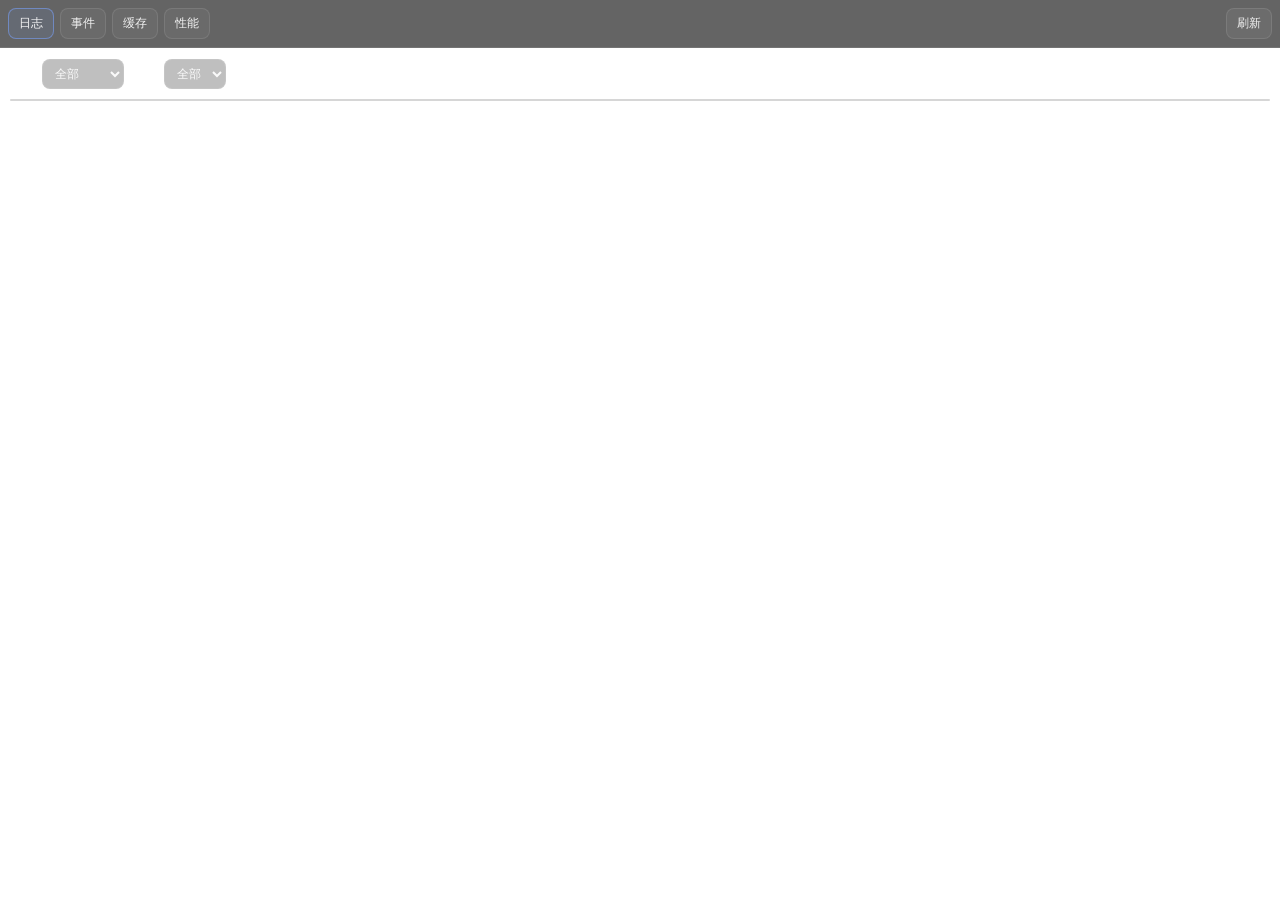
<file: modules/debug-panel/debug-panel.html>
<!doctype html>
<html lang="zh-CN">
<head>
  <meta charset="utf-8" />
  <meta name="viewport" content="width=device-width, initial-scale=1" />
  <title>LittleWhiteBox 监控台</title>
  <style>
    :root {
      --border: rgba(255,255,255,0.10);
      --text: rgba(255,255,255,0.92);
      --muted: rgba(255,255,255,0.65);
      --info: #bdbdbd;
      --warn: #ffcc66;
      --error: #ff6b6b;
      --accent: #7aa2ff;
      --success: #4ade80;
      font-family: ui-sans-serif, system-ui, -apple-system, "Segoe UI", Roboto, "Helvetica Neue", Arial, "Noto Sans", sans-serif;
      font-size: 12px;
    }
    html, body {
      height: 100%;
      margin: 0;
      background: transparent;
      color: var(--text);
    }
    .root {
      height: 100%;
      display: flex;
      flex-direction: column;
    }
    .topbar {
      display: flex;
      gap: 8px;
      align-items: center;
      justify-content: space-between;
      padding: 8px;
      border-bottom: 1px solid var(--border);
      background: rgba(18,18,18,0.65);
      backdrop-filter: blur(6px);
      flex-shrink: 0;
    }
    .content {
      flex: 1;
      overflow: auto;
      padding: 10px;
    }
    .tabs {
      display: flex;
      gap: 6px;
    }
    .tab {
      padding: 6px 10px;
      border-radius: 8px;
      cursor: pointer;
      border: 1px solid var(--border);
      background: rgba(255,255,255,0.04);
      user-select: none;
    }
    .tab.active {
      border-color: rgba(122,162,255,0.55);
      background: rgba(122,162,255,0.10);
    }
    button {
      border: 1px solid var(--border);
      background: rgba(255,255,255,0.05);
      color: var(--text);
      border-radius: 8px;
      padding: 6px 10px;
      cursor: pointer;
      font-size: 12px;
    }
    button:hover {
      background: rgba(255,255,255,0.09);
    }
    select {
      border: 1px solid var(--border);
      background: rgba(0,0,0,0.25);
      color: var(--text);
      border-radius: 8px;
      padding: 6px 8px;
      font-size: 12px;
      outline: none;
    }
    .row {
      display: flex;
      gap: 8px;
      align-items: center;
      flex-wrap: wrap;
      margin-bottom: 10px;
    }
    .card {
      border: 1px solid var(--border);
      background: rgba(0,0,0,0.18);
      border-radius: 10px;
      overflow: hidden;
    }
    .muted { color: var(--muted); }
    .mono { font-family: ui-monospace, SFMono-Regular, Menlo, Monaco, Consolas, monospace; }
    .empty-hint { padding: 20px; text-align: center; color: var(--muted); }

    /* 日志 */
    .log-item {
      padding: 8px 10px;
      border-bottom: 1px solid rgba(255,255,255,0.06);
    }
    .log-item:last-child { border-bottom: none; }
    .log-header {
      display: flex;
      gap: 8px;
      align-items: baseline;
      flex-wrap: wrap;
    }
    .log-toggle {
      width: 16px;
      height: 16px;
      display: inline-flex;
      align-items: center;
      justify-content: center;
      cursor: pointer;
      color: var(--muted);
      font-size: 10px;
      flex-shrink: 0;
      border-radius: 4px;
      user-select: none;
      transition: transform 0.15s;
    }
    .log-toggle:hover { background: rgba(255,255,255,0.1); }
    .log-toggle.empty { visibility: hidden; cursor: default; }
    .log-item.open .log-toggle { transform: rotate(90deg); }
    .time { color: var(--muted); }
    .lvl { font-weight: 700; }
    .lvl.info { color: var(--info); }
    .lvl.warn { color: var(--warn); }
    .lvl.error { color: var(--error); }
    .mod { color: var(--accent); }
    .msg { color: var(--text); word-break: break-word; }
    .stack {
      margin: 8px 0 0 24px;
      padding: 10px;
      white-space: pre-wrap;
      word-break: break-all;
      font-family: ui-monospace, SFMono-Regular, Menlo, Monaco, Consolas, monospace;
      color: rgba(255,255,255,0.85);
      background: rgba(0,0,0,0.3);
      border-radius: 6px;
      font-size: 11px;
      display: none;
    }
    .log-item.open .stack { display: block; }

    /* 事件 */
    .section-collapse { margin-bottom: 12px; }
    .section-collapse-header {
      display: flex;
      align-items: center;
      gap: 8px;
      padding: 10px 12px;
      cursor: pointer;
      border-radius: 8px;
      background: rgba(255,255,255,0.03);
      border: 1px solid var(--border);
      user-select: none;
    }
    .section-collapse-header:hover { background: rgba(255,255,255,0.06); }
    .section-collapse-header .arrow {
      transition: transform 0.2s;
      color: var(--muted);
      font-size: 10px;
    }
    .section-collapse-header.open .arrow { transform: rotate(90deg); }
    .section-collapse-header .title { flex: 1; }
    .section-collapse-header .count { color: var(--muted); font-size: 11px; }
    .section-collapse-content {
      display: none;
      padding: 8px 0 0 0;
      max-height: 200px;
      overflow-y: auto;
    }
    .section-collapse-header.open + .section-collapse-content { display: block; }
    .module-section { margin-bottom: 8px; }
    .module-header {
      display: flex;
      align-items: center;
      gap: 8px;
      padding: 6px 10px;
      cursor: pointer;
      border-radius: 6px;
      background: rgba(255,255,255,0.02);
      border: 1px solid rgba(255,255,255,0.06);
      user-select: none;
    }
    .module-header:hover { background: rgba(255,255,255,0.05); }
    .module-header .arrow { transition: transform 0.2s; color: var(--muted); font-size: 9px; }
    .module-header.open .arrow { transform: rotate(90deg); }
    .module-header .name { color: var(--accent); font-weight: 600; }
    .module-header .count { color: var(--muted); }
    .module-events { display: none; padding: 6px 10px 6px 28px; }
    .module-header.open + .module-events { display: block; }
    .event-tag {
      display: inline-block;
      padding: 2px 8px;
      margin: 2px 4px 2px 0;
      border-radius: 6px;
      background: rgba(255,255,255,0.05);
      border: 1px solid rgba(255,255,255,0.08);
      font-size: 11px;
      font-family: ui-monospace, monospace;
    }
    .event-tag .dup { color: var(--error); font-weight: 700; margin-left: 4px; }
    .pill {
      display: inline-flex;
      padding: 2px 8px;
      border-radius: 999px;
      border: 1px solid var(--border);
      background: rgba(255,255,255,0.05);
    }
    .repeat-badge {
      min-width: 18px;
      height: 18px;
      padding: 0 5px;
      border-radius: 999px;
      background: rgba(255,255,255,0.12);
      color: var(--muted);
      font-size: 10px;
      font-weight: 600;
      margin-left: 6px;
      display: inline-flex;
      align-items: center;
      justify-content: center;
    }

    /* 缓存 */
    table { width: 100%; border-collapse: collapse; }
    th, td { padding: 8px 10px; border-bottom: 1px solid rgba(255,255,255,0.06); text-align: left; }
    th { color: rgba(255,255,255,0.75); font-weight: 600; }
    .right { text-align: right; }
    .cache-detail-row { display: none; }
    .cache-detail-row.open { display: table-row; }
    .cache-detail-row td { padding: 0; }
    .pre {
      padding: 10px;
      white-space: pre-wrap;
      font-family: ui-monospace, monospace;
      color: rgba(255,255,255,0.80);
      background: rgba(0,0,0,0.25);
      font-size: 11px;
    }

    /* 性能 */
    .perf-overview {
      display: flex;
      gap: 16px;
      flex-wrap: wrap;
      padding: 12px;
      margin-bottom: 12px;
      border: 1px solid var(--border);
      border-radius: 10px;
      background: rgba(0,0,0,0.18);
    }
    .perf-stat { display: flex; flex-direction: column; gap: 2px; }
    .perf-stat .label { font-size: 10px; color: var(--muted); text-transform: uppercase; }
    .perf-stat .value { font-size: 16px; font-weight: 700; }
    .perf-stat .value.good { color: var(--success); }
    .perf-stat .value.warn { color: var(--warn); }
    .perf-stat .value.bad { color: var(--error); }
    .perf-section { margin-bottom: 16px; }
    .perf-section-title {
      font-size: 11px;
      color: var(--muted);
      text-transform: uppercase;
      margin-bottom: 6px;
      display: flex;
      align-items: center;
      gap: 8px;
    }
    .perf-item { padding: 8px 10px; border-bottom: 1px solid rgba(255,255,255,0.06); }
    .perf-item:last-child { border-bottom: none; }
    .perf-item .top { display: flex; gap: 8px; align-items: baseline; }
    .perf-item .url { flex: 1; font-family: ui-monospace, monospace; font-size: 11px; word-break: break-all; }
    .perf-item .duration { font-weight: 700; }
    .perf-item .duration.slow { color: var(--warn); }
    .perf-item .duration.very-slow { color: var(--error); }
  </style>
</head>
<body>
  <div class="root">
    <div class="topbar">
      <div class="tabs">
        <div class="tab active" data-tab="logs">日志</div>
        <div class="tab" data-tab="events">事件</div>
        <div class="tab" data-tab="caches">缓存</div>
        <div class="tab" data-tab="performance">性能</div>
      </div>
      <button id="btn-refresh" type="button">刷新</button>
    </div>

    <div class="content">
      <section id="tab-logs">
        <div class="row">
          <span class="muted">过滤</span>
          <select id="log-level"><option value="all">全部</option><option value="info">INFO</option><option value="warn">WARN</option><option value="error">ERROR</option></select>
          <span class="muted">模块</span>
          <select id="log-module"><option value="all">全部</option></select>
          <button id="btn-clear-logs" type="button">清空</button>
          <span class="muted" id="log-count"></span>
        </div>
        <div class="card" id="log-list"></div>
      </section>

      <section id="tab-events" style="display:none">
        <div class="section-collapse">
          <div class="section-collapse-header" id="module-section-header">
            <span class="arrow">▶</span>
            <span class="title">模块事件监听</span>
            <span class="count" id="module-count"></span>
          </div>
          <div class="section-collapse-content" id="module-list"></div>
        </div>
        <div class="row">
          <span class="muted">触发历史</span>
          <button id="btn-clear-events" type="button">清空历史</button>
        </div>
        <div class="card" id="event-list"></div>
      </section>

      <section id="tab-caches" style="display:none">
        <div class="row">
          <button id="btn-clear-all-caches" type="button">清理全部</button>
          <span class="muted" id="cache-count"></span>
        </div>
        <div class="card" id="cache-card">
          <table>
            <thead><tr><th>缓存项目</th><th>条数</th><th>大小</th><th class="right">操作</th></tr></thead>
            <tbody id="cache-tbody"></tbody>
          </table>
          <div id="cache-empty" class="empty-hint" style="display:none;">暂无缓存注册</div>
        </div>
      </section>

      <section id="tab-performance" style="display:none">
        <div class="perf-overview">
          <div class="perf-stat"><span class="label">FPS</span><span class="value" id="perf-fps">--</span></div>
          <div class="perf-stat" id="perf-memory-stat"><span class="label">内存</span><span class="value" id="perf-memory">--</span></div>
          <div class="perf-stat"><span class="label">DOM</span><span class="value" id="perf-dom">--</span></div>
          <div class="perf-stat"><span class="label">消息</span><span class="value" id="perf-messages">--</span></div>
          <div class="perf-stat"><span class="label">图片</span><span class="value" id="perf-images">--</span></div>
        </div>
        <div class="perf-section">
          <div class="perf-section-title"><span>慢请求 (≥500ms)</span><button id="btn-clear-requests" type="button">清空</button></div>
          <div class="card" id="perf-requests"></div>
        </div>
        <div class="perf-section">
          <div class="perf-section-title"><span>长任务</span><button id="btn-clear-tasks" type="button">清空</button></div>
          <div class="card" id="perf-tasks"></div>
        </div>
      </section>
    </div>
  </div>

  <script type="module">
    const PARENT_ORIGIN = (() => {
      try { return new URL(document.referrer).origin; } catch { return window.location.origin; }
    })();
    const post = (payload) => {
      try { parent.postMessage({ source: 'LittleWhiteBox-DebugFrame', ...payload }, PARENT_ORIGIN); } catch {}
    };

    // ═══════════════════════════════════════════════════════════════════════
    // 状态
    // ═══════════════════════════════════════════════════════════════════════
    
    const state = {
      logs: [],
      events: [],
      eventStatsDetail: {},
      caches: [],
      performance: {},
      openCacheDetail: null,
      cacheDetails: {},
      openModules: new Set(),
      openLogIds: new Set(),
      pendingData: null,
      mouseDown: false,
    };

    // ═══════════════════════════════════════════════════════════════════════
    // 用户交互检测 - 核心：交互时不刷新
    // ═══════════════════════════════════════════════════════════════════════

    document.addEventListener('mousedown', () => { state.mouseDown = true; });
    document.addEventListener('mouseup', () => { 
      state.mouseDown = false;
      // 鼠标抬起后，如果有待处理数据，延迟一点再应用（让用户完成选择）
      if (state.pendingData) {
        setTimeout(() => {
          if (!isUserInteracting() && state.pendingData) {
            applyData(state.pendingData);
            state.pendingData = null;
          }
        }, 300);
      }
    });

    function isUserInteracting() {
      // 1. 鼠标按下中
      if (state.mouseDown) return true;
      // 2. 有文字被选中
      const sel = document.getSelection();
      if (sel && sel.toString().length > 0) return true;
      // 3. 焦点在输入元素上
      const active = document.activeElement;
      if (active && (active.tagName === 'INPUT' || active.tagName === 'SELECT' || active.tagName === 'TEXTAREA')) return true;
      return false;
    }

    // ═══════════════════════════════════════════════════════════════════════
    // 工具函数
    // ═══════════════════════════════════════════════════════════════════════

    const fmtTime = (ts) => {
      try {
        const d = new Date(Number(ts) || Date.now());
        return `${String(d.getHours()).padStart(2,'0')}:${String(d.getMinutes()).padStart(2,'0')}:${String(d.getSeconds()).padStart(2,'0')}`;
      } catch { return '--:--:--'; }
    };

    const fmtBytes = (n) => {
      const v = Number(n);
      if (!Number.isFinite(v) || v <= 0) return '-';
      const units = ['B', 'KB', 'MB', 'GB'];
      let idx = 0, x = v;
      while (x >= 1024 && idx < units.length - 1) { x /= 1024; idx++; }
      return `${x.toFixed(idx === 0 ? 0 : 1)} ${units[idx]}`;
    };

    const fmtMB = (bytes) => Number.isFinite(bytes) && bytes > 0 ? (bytes / 1048576).toFixed(0) + 'MB' : '--';
    const escapeHtml = (s) => String(s).replace(/&/g,'&amp;').replace(/</g,'&lt;').replace(/>/g,'&gt;');

    // ═══════════════════════════════════════════════════════════════════════
    // 日志渲染
    // ═══════════════════════════════════════════════════════════════════════

    function getLogFilters() {
      return {
        level: document.getElementById('log-level').value,
        module: document.getElementById('log-module').value
      };
    }

    function filteredLogs() {
      const f = getLogFilters();
      return (state.logs || []).filter(l => {
        if (!l) return false;
        if (f.level !== 'all' && l.level !== f.level) return false;
        if (f.module !== 'all' && String(l.module) !== f.module) return false;
        return true;
      });
    }

    function renderLogModuleOptions() {
      const sel = document.getElementById('log-module');
      const current = sel.value || 'all';
      const mods = [...new Set((state.logs || []).map(l => l?.module).filter(Boolean))].sort();
      sel.innerHTML = `<option value="all">全部</option>` + mods.map(m => `<option value="${escapeHtml(m)}">${escapeHtml(m)}</option>`).join('');
      if ([...sel.options].some(o => o.value === current)) sel.value = current;
    }

    function renderLogs() {
      renderLogModuleOptions();
      const logs = filteredLogs();
      document.getElementById('log-count').textContent = `共 ${logs.length} 条`;
      const list = document.getElementById('log-list');
      
      if (!logs.length) {
        list.innerHTML = `<div class="empty-hint">暂无日志</div>`;
        return;
      }

      // 清理已不存在的ID
      const currentIds = new Set(logs.map(l => l.id));
      for (const id of state.openLogIds) {
        if (!currentIds.has(id)) state.openLogIds.delete(id);
      }

      list.innerHTML = logs.map(l => {
        const lvl = escapeHtml(l.level || 'info');
        const mod = escapeHtml(l.module || 'unknown');
        const msg = escapeHtml(l.message || '');
        const stack = l.stack ? escapeHtml(String(l.stack)) : '';
        const hasStack = !!stack;
        const isOpen = state.openLogIds.has(l.id);
        
        return `<div class="log-item${isOpen ? ' open' : ''}" data-id="${l.id}">
          <div class="log-header">
            <span class="log-toggle${hasStack ? '' : ' empty'}" data-id="${l.id}">▶</span>
            <span class="time">${fmtTime(l.timestamp)}</span>
            <span class="lvl ${lvl}">[${lvl.toUpperCase()}]</span>
            <span class="mod">${mod}</span>
            <span class="msg">${msg}</span>
          </div>
          ${hasStack ? `<div class="stack">${stack}</div>` : ''}
        </div>`;
      }).join('');

      // 绑定展开事件
      list.querySelectorAll('.log-toggle:not(.empty)').forEach(toggle => {
        toggle.addEventListener('click', (e) => {
          e.stopPropagation();
          const id = Number(toggle.getAttribute('data-id'));
          const item = toggle.closest('.log-item');
          if (state.openLogIds.has(id)) {
            state.openLogIds.delete(id);
            item.classList.remove('open');
          } else {
            state.openLogIds.add(id);
            item.classList.add('open');
          }
        });
      });
    }

    // ═══════════════════════════════════════════════════════════════════════
    // 事件渲染
    // ═══════════════════════════════════════════════════════════════════════

    function renderModuleList() {
      const detail = state.eventStatsDetail || {};
      const modules = Object.keys(detail).sort();
      const container = document.getElementById('module-list');
      const countEl = document.getElementById('module-count');
      const totalListeners = Object.values(detail).reduce((sum, m) => sum + (m.total || 0), 0);
      if (countEl) countEl.textContent = `${modules.length} 模块 · ${totalListeners} 监听器`;
      
      if (!modules.length) {
        container.innerHTML = `<div class="muted" style="padding:10px;">暂无模块监听</div>`;
        return;
      }
      
      container.innerHTML = modules.map(mod => {
        const info = detail[mod] || {};
        const events = info.events || {};
        const isOpen = state.openModules.has(mod);
        const eventTags = Object.keys(events).sort().map(ev => {
          const cnt = events[ev];
          return `<span class="event-tag">${escapeHtml(ev)}${cnt > 1 ? `<span class="dup">×${cnt}</span>` : ''}</span>`;
        }).join('');
        return `<div class="module-section">
          <div class="module-header${isOpen ? ' open' : ''}" data-mod="${escapeHtml(mod)}">
            <span class="arrow">▶</span>
            <span class="name">${escapeHtml(mod)}</span>
            <span class="count">(${info.total || 0})</span>
          </div>
          <div class="module-events">${eventTags || '<span class="muted">无事件</span>'}</div>
        </div>`;
      }).join('');
      
      container.querySelectorAll('.module-header').forEach(el => {
        el.addEventListener('click', () => {
          const mod = el.getAttribute('data-mod');
          state.openModules.has(mod) ? state.openModules.delete(mod) : state.openModules.add(mod);
          renderModuleList();
        });
      });
    }

    function renderEvents() {
      renderModuleList();
      const list = document.getElementById('event-list');
      const events = state.events || [];
      if (!events.length) {
        list.innerHTML = `<div class="empty-hint">暂无事件历史</div>`;
        return;
      }
      list.innerHTML = events.slice().reverse().map(e => {
        const repeat = (e.repeatCount || 1) > 1 ? `<span class="repeat-badge">×${e.repeatCount}</span>` : '';
        return `<div class="log-item"><div class="log-header">
          <span class="time">${fmtTime(e.timestamp)}</span>
          <span class="pill mono">${escapeHtml(e.type || 'CUSTOM')}</span>
          <span class="mod">${escapeHtml(e.eventName || '')}</span>
          ${repeat}
          <span class="msg">${escapeHtml(e.dataSummary || '')}</span>
        </div></div>`;
      }).join('');
    }

    // ═══════════════════════════════════════════════════════════════════════
    // 缓存渲染
    // ═══════════════════════════════════════════════════════════════════════

    function renderCaches() {
      const caches = state.caches || [];
      document.getElementById('cache-count').textContent = `共 ${caches.length} 项`;
      const tbody = document.getElementById('cache-tbody');
      const emptyHint = document.getElementById('cache-empty');
      const table = tbody.closest('table');
      
      if (!caches.length) {
        table.style.display = 'none';
        emptyHint.style.display = '';
        return;
      }
      table.style.display = '';
      emptyHint.style.display = 'none';
      
      let html = '';
      for (const c of caches) {
        const mid = escapeHtml(c.moduleId);
        const isOpen = state.openCacheDetail === c.moduleId;
        const detailBtn = c.hasDetail ? `<button data-act="detail" data-mid="${mid}">${isOpen ? '收起' : '详情'}</button>` : '';
        html += `<tr>
          <td>${escapeHtml(c.name || c.moduleId)}<div class="muted mono">${mid}</div></td>
          <td>${c.size == null ? '-' : c.size}</td>
          <td>${fmtBytes(c.bytes)}</td>
          <td class="right">${detailBtn}<button data-act="clear" data-mid="${mid}">清理</button></td>
        </tr>`;
        if (isOpen && state.cacheDetails[c.moduleId] !== undefined) {
          html += `<tr class="cache-detail-row open"><td colspan="4"><div class="pre">${escapeHtml(JSON.stringify(state.cacheDetails[c.moduleId], null, 2))}</div></td></tr>`;
        }
      }
      tbody.innerHTML = html;
      
      tbody.querySelectorAll('button[data-act]').forEach(btn => {
        btn.addEventListener('click', e => {
          const act = btn.getAttribute('data-act');
          const mid = btn.getAttribute('data-mid');
          if (act === 'clear') {
            if (confirm(`确定清理缓存：${mid}？`)) post({ type: 'XB_DEBUG_ACTION', action: 'clearCache', moduleId: mid });
          } else if (act === 'detail') {
            state.openCacheDetail = state.openCacheDetail === mid ? null : mid;
            if (state.openCacheDetail) post({ type: 'XB_DEBUG_ACTION', action: 'cacheDetail', moduleId: mid });
            else renderCaches();
          }
        });
      });
    }

    // ═══════════════════════════════════════════════════════════════════════
    // 性能渲染
    // ═══════════════════════════════════════════════════════════════════════

    function renderPerformance() {
      const perf = state.performance || {};
      
      const fps = perf.fps || 0;
      const fpsEl = document.getElementById('perf-fps');
      fpsEl.textContent = fps > 0 ? fps : '--';
      fpsEl.className = 'value' + (fps >= 50 ? ' good' : fps >= 30 ? ' warn' : fps > 0 ? ' bad' : '');
      
      const memEl = document.getElementById('perf-memory');
      const memStat = document.getElementById('perf-memory-stat');
      if (perf.memory) {
        const pct = perf.memory.total > 0 ? (perf.memory.used / perf.memory.total * 100) : 0;
        memEl.textContent = fmtMB(perf.memory.used);
        memEl.className = 'value' + (pct < 60 ? ' good' : pct < 80 ? ' warn' : ' bad');
        memStat.style.display = '';
      } else {
        memStat.style.display = 'none';
      }
      
      const dom = perf.domCount || 0;
      const domEl = document.getElementById('perf-dom');
      domEl.textContent = dom.toLocaleString();
      domEl.className = 'value' + (dom < 3000 ? ' good' : dom < 6000 ? ' warn' : ' bad');
      
      const msg = perf.messageCount || 0;
      document.getElementById('perf-messages').textContent = msg;
      document.getElementById('perf-messages').className = 'value' + (msg < 100 ? ' good' : msg < 300 ? ' warn' : ' bad');
      
      const img = perf.imageCount || 0;
      document.getElementById('perf-images').textContent = img;
      document.getElementById('perf-images').className = 'value' + (img < 50 ? ' good' : img < 100 ? ' warn' : ' bad');
      
      const reqContainer = document.getElementById('perf-requests');
      const requests = perf.requests || [];
      reqContainer.innerHTML = requests.length ? requests.slice().reverse().map(r => {
        const durClass = r.duration >= 2000 ? 'very-slow' : r.duration >= 1000 ? 'slow' : '';
        return `<div class="perf-item"><div class="top"><span class="time">${fmtTime(r.timestamp)}</span><span class="pill mono">${escapeHtml(r.method)}</span><span class="url">${escapeHtml(r.url)}</span><span class="duration ${durClass}">${r.duration}ms</span></div></div>`;
      }).join('') : `<div class="empty-hint">暂无慢请求</div>`;
      
      const taskContainer = document.getElementById('perf-tasks');
      const tasks = perf.longTasks || [];
      taskContainer.innerHTML = tasks.length ? tasks.slice().reverse().map(t => {
        const durClass = t.duration >= 200 ? 'very-slow' : t.duration >= 100 ? 'slow' : '';
        return `<div class="perf-item"><div class="top"><span class="time">${fmtTime(t.timestamp)}</span><span class="duration ${durClass}">${t.duration}ms</span><span class="muted">${escapeHtml(t.source || '未知')}</span></div></div>`;
      }).join('') : `<div class="empty-hint">暂无长任务</div>`;
    }

    // ═══════════════════════════════════════════════════════════════════════
    // Tab 切换
    // ═══════════════════════════════════════════════════════════════════════

    function switchTab(tab) {
      document.querySelectorAll('.tab').forEach(t => t.classList.toggle('active', t.dataset.tab === tab));
      ['logs', 'events', 'caches', 'performance'].forEach(name => {
        document.getElementById(`tab-${name}`).style.display = name === tab ? '' : 'none';
      });
    }

    // ═══════════════════════════════════════════════════════════════════════
    // 数据应用
    // ═══════════════════════════════════════════════════════════════════════

    function applyData(payload) {
      state.logs = payload?.logs || [];
      state.events = payload?.events || [];
      state.eventStatsDetail = payload?.eventStatsDetail || {};
      state.caches = payload?.caches || [];
      state.performance = payload?.performance || {};
      renderLogs();
      renderEvents();
      renderCaches();
      renderPerformance();
    }

    // ═══════════════════════════════════════════════════════════════════════
    // 事件绑定
    // ═══════════════════════════════════════════════════════════════════════

    document.getElementById('btn-refresh').addEventListener('click', () => post({ type: 'XB_DEBUG_ACTION', action: 'refresh' }));
    document.getElementById('btn-clear-logs').addEventListener('click', () => {
      if (confirm('确定清空日志？')) {
        state.openLogIds.clear();
        post({ type: 'XB_DEBUG_ACTION', action: 'clearLogs' });
      }
    });
    document.getElementById('btn-clear-events').addEventListener('click', () => {
      if (confirm('确定清空事件历史？')) post({ type: 'XB_DEBUG_ACTION', action: 'clearEvents' });
    });
    document.getElementById('btn-clear-all-caches').addEventListener('click', () => {
      if (confirm('确定清理全部缓存？')) post({ type: 'XB_DEBUG_ACTION', action: 'clearAllCaches' });
    });
    document.getElementById('btn-clear-requests').addEventListener('click', () => post({ type: 'XB_DEBUG_ACTION', action: 'clearRequests' }));
    document.getElementById('btn-clear-tasks').addEventListener('click', () => post({ type: 'XB_DEBUG_ACTION', action: 'clearTasks' }));
    document.getElementById('log-level').addEventListener('change', renderLogs);
    document.getElementById('log-module').addEventListener('change', renderLogs);
    document.querySelectorAll('.tab').forEach(t => t.addEventListener('click', () => switchTab(t.dataset.tab)));
    document.getElementById('module-section-header')?.addEventListener('click', function() { this.classList.toggle('open'); });

    // ═══════════════════════════════════════════════════════════════════════
    // 消息监听
    // ═══════════════════════════════════════════════════════════════════════

    window.addEventListener('message', (event) => {
      if (event.origin !== PARENT_ORIGIN || event.source !== parent) return;
      const msg = event?.data;
      if (!msg || msg.source !== 'LittleWhiteBox-DebugHost') return;
      
      if (msg.type === 'XB_DEBUG_DATA') {
        // 核心逻辑：用户交互时暂存数据，不刷新DOM
        if (isUserInteracting()) {
          state.pendingData = msg.payload;
        } else {
          applyData(msg.payload);
          state.pendingData = null;
        }
      }
      if (msg.type === 'XB_DEBUG_CACHE_DETAIL') {
        const mid = msg.payload?.moduleId;
        if (mid) {
          state.cacheDetails[mid] = msg.payload?.detail;
          renderCaches();
        }
      }
    });

    post({ type: 'FRAME_READY' });
  </script>
</body>
</html>
</file>
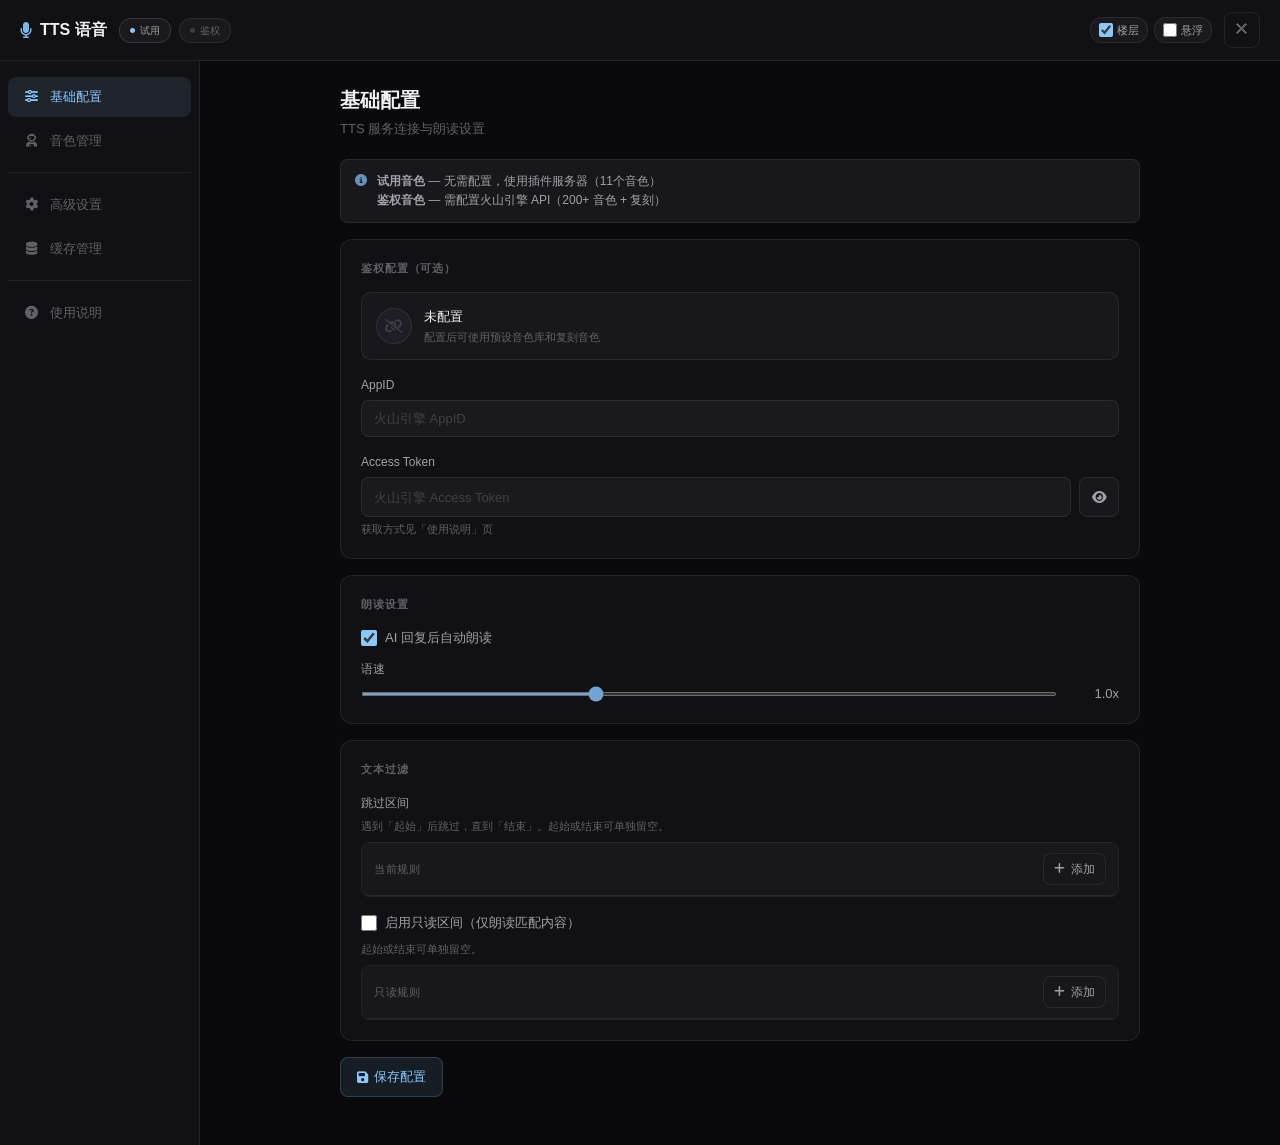
<file: modules/tts/tts-overlay.html>
<!DOCTYPE html>
<html lang="zh-CN">
<head>
<meta charset="UTF-8">
<meta name="viewport" content="width=device-width, initial-scale=1.0, maximum-scale=1.0, user-scalable=no, viewport-fit=cover">
<meta name="apple-mobile-web-app-capable" content="yes">
<meta name="mobile-web-app-capable" content="yes">
<title>TTS 语音设置</title>
<link rel="stylesheet" href="https://cdnjs.cloudflare.com/ajax/libs/font-awesome/6.4.0/css/all.min.css">

<style>
* { margin: 0; padding: 0; box-sizing: border-box; }

:root {
    /* ═══════════════════════════════════════════════════════════════
       极简科技风配色 - 黑白灰 + 单色点缀
       ═══════════════════════════════════════════════════════════════ */
    
    /* 背景层次 */
    --bg-primary: #0a0a0c;
    --bg-secondary: #111114;
    --bg-tertiary: #18181c;
    --bg-elevated: #1e1e24;
    --bg-input: rgba(255, 255, 255, 0.04);
    
    /* 文字层次 */
    --text-primary: #f0f0f2;
    --text-secondary: #a0a0a8;
    --text-muted: #606068;
    --text-dim: #404048;
    
    /* 边框 */
    --border: rgba(255, 255, 255, 0.08);
    --border-light: rgba(255, 255, 255, 0.12);
    --border-focus: rgba(140, 200, 255, 0.4);
    
    /* 唯一强调色 - 淡青蓝（科技感） */
    --accent: #8cc8ff;
    --accent-soft: rgba(140, 200, 255, 0.1);
    --accent-glow: rgba(140, 200, 255, 0.15);
    
    /* 功能色 - 极低饱和度 */
    --success: #90d4a0;
    --success-soft: rgba(144, 212, 160, 0.08);
    --error: #e08080;
    --error-soft: rgba(224, 128, 128, 0.08);
    
    /* 试用/鉴权 - 不用彩色，用明暗区分 */
    --tag-free: rgba(255, 255, 255, 0.7);
    --tag-free-bg: rgba(255, 255, 255, 0.06);
    --tag-auth: var(--accent);
    --tag-auth-bg: var(--accent-soft);
    
    /* Safe Area */
    --safe-area-top: env(safe-area-inset-top, 0px);
    --safe-area-bottom: env(safe-area-inset-bottom, 0px);
    --safe-area-left: env(safe-area-inset-left, 0px);
    --safe-area-right: env(safe-area-inset-right, 0px);
}

html {
    height: 100%;
    height: -webkit-fill-available;
}

body {
    font-family: -apple-system, BlinkMacSystemFont, 'Segoe UI', Roboto, sans-serif;
    background: var(--bg-primary);
    color: var(--text-primary);
    font-size: 14px;
    line-height: 1.5;
    min-height: 100%;
    min-height: -webkit-fill-available;
    overflow-x: hidden;
    -webkit-overflow-scrolling: touch;
}

.app-container {
    display: flex;
    flex-direction: column;
    min-height: 100vh;
    min-height: 100dvh;
    min-height: -webkit-fill-available;
}

/* ═══════════════════════════════════════════════════════════════
   Header
   ═══════════════════════════════════════════════════════════════ */

.app-header {
    display: flex; 
    align-items: center; 
    gap: 12px;
    padding: 12px 20px;
    padding-top: calc(12px + var(--safe-area-top));
    padding-left: calc(20px + var(--safe-area-left));
    padding-right: calc(20px + var(--safe-area-right));
    background: var(--bg-secondary);
    border-bottom: 1px solid var(--border);
    flex-wrap: wrap;
    flex-shrink: 0;
}

.header-logo { 
    display: flex; 
    align-items: center; 
    gap: 8px; 
    font-size: 16px; 
    font-weight: 600; 
    white-space: nowrap;
    color: var(--text-primary);
}
.header-logo i { 
    color: var(--accent); 
    opacity: 0.9;
}

.header-status { 
    display: flex; 
    align-items: center; 
    gap: 8px; 
}

.header-toggles {
    display: flex;
    gap: 6px;
}

.header-toggle {
    display: flex;
    align-items: center;
    gap: 4px;
    padding: 4px 8px;
    background: var(--bg-input);
    border: 1px solid var(--border);
    border-radius: 12px;
    font-size: 11px;
    color: var(--text-secondary);
    cursor: pointer;
    transition: all 0.15s;
    white-space: nowrap;
}

.header-toggle:hover {
    border-color: var(--border-light);
    color: var(--text-primary);
}

.header-toggle input[type="checkbox"] {
    width: 14px;
    height: 14px;
    accent-color: var(--accent);
    cursor: pointer;
    margin: 0;
}

.header-badge {
    display: flex; 
    align-items: center; 
    gap: 5px; 
    padding: 4px 10px;
    background: var(--bg-input); 
    border: 1px solid var(--border);
    border-radius: 12px; 
    font-size: 10px; 
    color: var(--text-muted);
    transition: all 0.2s;
}
.header-badge i { 
    font-size: 5px; 
    opacity: 0.5;
}
.header-badge.active { 
    color: var(--text-secondary); 
    border-color: var(--border-light);
}
.header-badge.active i { 
    color: var(--accent);
    opacity: 1;
}

.header-spacer { flex: 1; min-width: 10px; }

.header-close {
    width: 36px; height: 36px; min-width: 36px;
    border: 1px solid var(--border); 
    border-radius: 8px;
    background: transparent; 
    color: var(--text-muted);
    cursor: pointer; 
    display: flex; 
    align-items: center; 
    justify-content: center; 
    font-size: 16px;
    transition: all 0.2s;
}
.header-close:hover { 
    background: rgba(255,255,255,0.05); 
    color: var(--text-primary); 
    border-color: var(--border-light);
}

/* ═══════════════════════════════════════════════════════════════
   Layout
   ═══════════════════════════════════════════════════════════════ */

.app-body {
    display: flex;
    flex: 1;
    min-height: 0;
    overflow: hidden;
}

.app-sidebar {
    width: 200px; 
    min-width: 200px; 
    background: var(--bg-secondary);
    border-right: 1px solid var(--border); 
    padding: 16px 8px;
    padding-left: calc(8px + var(--safe-area-left));
    display: flex; 
    flex-direction: column; 
    gap: 4px;
    overflow-y: auto;
    flex-shrink: 0;
}

.app-main {
    flex: 1;
    padding: 24px;
    padding-right: calc(24px + var(--safe-area-right));
    overflow-y: auto;
    -webkit-overflow-scrolling: touch;
}

/* ═══════════════════════════════════════════════════════════════
   Navigation
   ═══════════════════════════════════════════════════════════════ */

.nav-item {
    display: flex; 
    align-items: center; 
    gap: 10px; 
    padding: 10px 14px;
    border-radius: 8px; 
    color: var(--text-muted); 
    cursor: pointer;
    transition: all 0.15s; 
    font-size: 13px;
}
.nav-item:hover { 
    background: rgba(255,255,255,0.03); 
    color: var(--text-secondary); 
}
.nav-item.active { 
    background: var(--accent-soft); 
    color: var(--accent); 
    font-weight: 500; 
}
.nav-item i { width: 18px; text-align: center; }

.nav-divider { 
    height: 1px; 
    background: var(--border); 
    margin: 8px 0; 
}

/* ═══════════════════════════════════════════════════════════════
   Views
   ═══════════════════════════════════════════════════════════════ */

.view { 
    display: none; 
    max-width: 800px; 
    margin: 0 auto; 
    padding-bottom: 24px; 
}
.view.active { 
    display: block; 
    animation: viewIn 0.2s ease; 
}
@keyframes viewIn { 
    from { opacity: 0; transform: translateY(8px); } 
    to { opacity: 1; } 
}

.view-header { margin-bottom: 20px; }
.view-title { 
    font-size: 20px; 
    font-weight: 600; 
    margin-bottom: 4px;
    color: var(--text-primary);
}
.view-desc { 
    font-size: 13px; 
    color: var(--text-muted); 
}

/* ═══════════════════════════════════════════════════════════════
   Cards
   ═══════════════════════════════════════════════════════════════ */

.card {
    background: var(--bg-secondary); 
    border: 1px solid var(--border);
    border-radius: 12px; 
    padding: 20px; 
    margin-bottom: 16px;
}

.card-title { 
    font-size: 11px; 
    font-weight: 600; 
    margin-bottom: 16px; 
    color: var(--text-muted); 
    text-transform: uppercase; 
    letter-spacing: 0.08em; 
}

/* ═══════════════════════════════════════════════════════════════
   Forms
   ═══════════════════════════════════════════════════════════════ */

.form-group { margin-bottom: 16px; }
.form-group:last-child { margin-bottom: 0; }

.form-label { 
    display: block; 
    font-size: 12px; 
    color: var(--text-secondary); 
    margin-bottom: 6px; 
    font-weight: 500; 
}

.form-hint { 
    font-size: 11px; 
    color: var(--text-muted); 
    margin-top: 4px; 
}

.form-row { 
    display: grid; 
    grid-template-columns: repeat(auto-fit, minmax(140px, 1fr)); 
    gap: 12px; 
}

.input {
    width: 100%; 
    padding: 10px 12px; 
    background: var(--bg-input);
    border: 1px solid var(--border); 
    border-radius: 8px;
    color: var(--text-primary); 
    font-size: 13px; 
    transition: all 0.15s;
}
.input:focus { 
    outline: none; 
    border-color: var(--border-focus);
    background: rgba(255,255,255,0.06);
}
.input::placeholder { color: var(--text-dim); }
textarea.input { 
    min-height: 80px; 
    resize: vertical; 
    font-family: inherit; 
}
select.input { cursor: pointer; }

.input-row { display: flex; gap: 8px; }
.input-row .input { flex: 1; min-width: 0; }

.checkbox-row {
    display: flex; 
    align-items: center; 
    gap: 8px; 
    margin-bottom: 12px;
}
.checkbox-row input[type="checkbox"] {
    width: 16px; 
    height: 16px; 
    accent-color: var(--accent);
}
.checkbox-row label { 
    font-size: 13px; 
    cursor: pointer;
    color: var(--text-secondary);
}

/* ═══════════════════════════════════════════════════════════════
   Buttons
   ═══════════════════════════════════════════════════════════════ */

.btn {
    display: inline-flex; 
    align-items: center; 
    justify-content: center; 
    gap: 6px;
    padding: 10px 16px; 
    min-height: 40px; 
    border: 1px solid var(--border);
    border-radius: 8px; 
    background: var(--bg-tertiary); 
    color: var(--text-secondary);
    font-size: 13px; 
    cursor: pointer; 
    transition: all 0.15s; 
    white-space: nowrap;
}
.btn:hover { 
    background: var(--bg-elevated); 
    color: var(--text-primary);
    border-color: var(--border-light);
}
.btn:active { transform: scale(0.98); }
.btn:disabled { opacity: 0.4; cursor: not-allowed; }

.btn-primary { 
    background: var(--accent-soft); 
    border-color: rgba(140, 200, 255, 0.2); 
    color: var(--accent); 
    font-weight: 500; 
}
.btn-primary:hover { 
    background: rgba(140, 200, 255, 0.15);
    border-color: rgba(140, 200, 255, 0.3);
}

.btn-danger { 
    color: var(--error); 
    border-color: rgba(224, 128, 128, 0.2); 
}
.btn-danger:hover { 
    background: var(--error-soft); 
}

.btn-icon { width: 40px; padding: 0; }
.btn-group { display: flex; gap: 8px; flex-wrap: wrap; }
.btn-sm { padding: 6px 10px; min-height: 32px; font-size: 12px; }
.btn-xs { padding: 4px 8px; min-height: 28px; font-size: 11px; }

.btn.saving { pointer-events: none; opacity: 0.7; }
.btn.save-success { 
    background: var(--success-soft) !important; 
    border-color: rgba(144, 212, 160, 0.3) !important; 
    color: var(--success) !important; 
    pointer-events: none; 
}

/* ═══════════════════════════════════════════════════════════════
   Slider
   ═══════════════════════════════════════════════════════════════ */

.slider-row { display: flex; align-items: center; gap: 12px; }
.slider-row input[type="range"] { 
    flex: 1; 
    height: 4px; 
    accent-color: var(--accent); 
    cursor: pointer;
    opacity: 0.8;
}
.slider-row input[type="range"]:hover { opacity: 1; }
.slider-row .slider-val { 
    min-width: 50px; 
    text-align: right; 
    font-size: 13px; 
    color: var(--text-secondary);
    font-variant-numeric: tabular-nums;
}

/* ═══════════════════════════════════════════════════════════════
   Rules Editor
   ═══════════════════════════════════════════════════════════════ */

.rules-editor { 
    border: 1px solid var(--border); 
    border-radius: 8px; 
    overflow: hidden; 
}

.rules-header {
    display: flex; 
    align-items: center; 
    justify-content: space-between;
    padding: 10px 12px; 
    background: var(--bg-tertiary); 
    border-bottom: 1px solid var(--border);
}
.rules-header-title { 
    font-size: 11px; 
    color: var(--text-muted);
    text-transform: uppercase;
    letter-spacing: 0.05em;
}

.rules-list { max-height: 200px; overflow-y: auto; }

.rules-empty { 
    padding: 20px; 
    text-align: center; 
    color: var(--text-dim); 
    font-size: 12px; 
}

.rule-item {
    display: flex; 
    align-items: center; 
    gap: 8px;
    padding: 8px 12px; 
    border-bottom: 1px solid var(--border);
}
.rule-item:last-child { border-bottom: none; }
.rule-item:hover { background: rgba(255,255,255,0.02); }

.rule-input {
    flex: 1; 
    padding: 6px 10px; 
    min-width: 0;
    background: var(--bg-input); 
    border: 1px solid var(--border);
    border-radius: 6px; 
    color: var(--text-primary); 
    font-size: 12px;
}
.rule-input:focus { 
    outline: none; 
    border-color: var(--border-focus); 
}
.rule-input::placeholder { color: var(--text-dim); }

.rule-arrow { 
    color: var(--text-dim); 
    font-size: 11px; 
    flex-shrink: 0; 
}

.rule-delete {
    width: 28px; 
    height: 28px; 
    border: none; 
    background: transparent;
    color: var(--text-dim); 
    cursor: pointer; 
    border-radius: 4px;
    display: flex; 
    align-items: center; 
    justify-content: center;
    transition: all 0.15s;
}
.rule-delete:hover { 
    background: var(--error-soft); 
    color: var(--error); 
}

/* ═══════════════════════════════════════════════════════════════
   Current Voice Card - 极简版
   ═══════════════════════════════════════════════════════════════ */

.current-voice-card {
    background: var(--bg-tertiary);
    border: 1px solid var(--border);
    border-radius: 12px; 
    padding: 16px; 
    margin-bottom: 20px;
    transition: all 0.2s;
}
.current-voice-card:hover {
    border-color: var(--border-light);
}

.current-voice-label { 
    font-size: 10px; 
    color: var(--text-dim); 
    margin-bottom: 8px; 
    text-transform: uppercase; 
    letter-spacing: 0.08em; 
}

.current-voice-display { 
    display: flex; 
    align-items: center; 
    gap: 14px; 
}

.current-voice-icon {
    width: 44px; 
    height: 44px; 
    border-radius: 50%;
    background: var(--bg-elevated);
    border: 1px solid var(--border);
    color: var(--text-secondary);
    display: flex; 
    align-items: center; 
    justify-content: center; 
    font-size: 18px;
    transition: all 0.2s;
}
.current-voice-card:hover .current-voice-icon {
    color: var(--accent);
    border-color: rgba(140, 200, 255, 0.2);
}

.current-voice-info { flex: 1; }

.current-voice-name { 
    font-size: 15px; 
    font-weight: 600; 
    display: flex; 
    align-items: center; 
    gap: 8px;
    color: var(--text-primary);
}

.current-voice-source { 
    font-size: 12px; 
    color: var(--text-muted); 
    margin-top: 2px; 
}

/* ═══════════════════════════════════════════════════════════════
   Source Badge - 极简黑白版
   ═══════════════════════════════════════════════════════════════ */

.source-badge {
    display: inline-flex; 
    align-items: center; 
    gap: 3px;
    padding: 2px 7px; 
    border-radius: 4px; 
    font-size: 9px; 
    font-weight: 600;
    letter-spacing: 0.02em;
}

/* 试用 - 白色/浅色调 */
.source-badge.trial { 
    background: var(--tag-free-bg); 
    color: var(--tag-free);
    border: 1px solid rgba(255, 255, 255, 0.1);
}

/* 鉴权 - 蓝色点缀 */
.source-badge.auth { 
    background: var(--tag-auth-bg); 
    color: var(--tag-auth);
    border: 1px solid rgba(140, 200, 255, 0.15);
}

/* ═══════════════════════════════════════════════════════════════
   Voice Tabs - 极简版
   ═══════════════════════════════════════════════════════════════ */

.voice-tabs {
    display: flex; 
    gap: 2px; 
    margin-bottom: 16px;
    background: var(--bg-tertiary); 
    padding: 3px; 
    border-radius: 10px;
    border: 1px solid var(--border);
}

.voice-tab {
    flex: 1; 
    padding: 10px 12px; 
    border: none; 
    border-radius: 8px;
    background: transparent; 
    color: var(--text-muted);
    font-size: 12px; 
    cursor: pointer; 
    transition: all 0.15s;
    display: flex; 
    align-items: center; 
    justify-content: center; 
    gap: 6px;
}
.voice-tab:hover { 
    color: var(--text-secondary); 
}
.voice-tab.active { 
    background: var(--bg-elevated); 
    color: var(--text-primary); 
    font-weight: 500;
}

.voice-tab-count {
    background: var(--bg-input); 
    padding: 2px 6px; 
    border-radius: 10px;
    font-size: 10px; 
    color: var(--text-dim);
}
.voice-tab.active .voice-tab-count { 
    background: var(--accent-soft); 
    color: var(--accent); 
}

.voice-panel { display: none; }
.voice-panel.active { display: block; }

/* ═══════════════════════════════════════════════════════════════
   Test Voice Box
   ═══════════════════════════════════════════════════════════════ */

.test-voice-box {
    background: var(--bg-tertiary); 
    border: 1px solid var(--border);
    border-radius: 10px; 
    padding: 12px; 
    margin-bottom: 16px;
}

.test-voice-row { 
    display: flex; 
    gap: 8px; 
    align-items: center; 
}
.test-voice-row .input { flex: 1; }

.test-voice-status { 
    font-size: 11px; 
    color: var(--text-dim); 
    margin-top: 6px; 
    min-height: 16px; 
}
.test-voice-status.playing { color: var(--accent); }
.test-voice-status.error { color: var(--error); }

/* ═══════════════════════════════════════════════════════════════
   Voice Filters
   ═══════════════════════════════════════════════════════════════ */

.voice-filters { 
    display: flex; 
    gap: 8px; 
    margin-bottom: 12px; 
    flex-wrap: wrap; 
}

.voice-filters select {
    flex: 1; 
    min-width: 80px; 
    padding: 8px 10px; 
    font-size: 12px;
    background: var(--bg-input); 
    border: 1px solid var(--border);
    border-radius: 6px; 
    color: var(--text-secondary);
}
.voice-filters select:focus {
    outline: none;
    border-color: var(--border-focus);
}

.voice-search { 
    display: flex; 
    gap: 8px; 
    margin-bottom: 12px; 
}
.voice-search .input { flex: 1; }

/* ═══════════════════════════════════════════════════════════════
   Voice List - 极简版
   ═══════════════════════════════════════════════════════════════ */

.voice-list { 
    display: flex; 
    flex-direction: column; 
    gap: 4px; 
    max-height: 320px; 
    overflow-y: auto; 
}

.voice-item {
    display: flex; 
    align-items: center; 
    gap: 10px;
    padding: 10px 12px; 
    background: var(--bg-tertiary);
    border: 1px solid var(--border); 
    border-radius: 8px;
    cursor: pointer; 
    transition: all 0.15s;
}
.voice-item:hover { 
    border-color: var(--border-light); 
    background: var(--bg-elevated); 
}
.voice-item.selected { 
    border-color: var(--accent); 
    background: var(--accent-soft); 
}
.voice-item.in-my-list { 
    opacity: 0.5; 
}
.voice-item.disabled { 
    opacity: 0.4; 
    cursor: not-allowed; 
}
.voice-item.disabled:hover { 
    border-color: var(--border); 
    background: var(--bg-tertiary); 
}

.voice-item-radio {
    width: 16px; 
    height: 16px; 
    border-radius: 50%;
    border: 2px solid var(--text-dim); 
    flex-shrink: 0;
    display: flex; 
    align-items: center; 
    justify-content: center;
    transition: all 0.15s;
}
.voice-item:hover .voice-item-radio {
    border-color: var(--text-muted);
}
.voice-item.selected .voice-item-radio { 
    border-color: var(--accent); 
    background: var(--accent); 
}
.voice-item.selected .voice-item-radio::after { 
    content: '✓'; 
    color: var(--bg-primary); 
    font-size: 9px; 
    font-weight: bold; 
}

.voice-item-info { flex: 1; min-width: 0; }

.voice-item-name { 
    font-size: 13px; 
    font-weight: 500; 
    display: flex; 
    align-items: center; 
    gap: 6px; 
    flex-wrap: wrap;
    color: var(--text-primary);
}

.voice-item-meta { 
    font-size: 11px; 
    color: var(--text-muted); 
    margin-top: 2px; 
}

.voice-item-actions { 
    display: flex; 
    gap: 4px; 
    flex-shrink: 0; 
}

/* Editing State */
.voice-item.editing { 
    background: var(--accent-soft); 
    border-color: var(--accent); 
}
.voice-item-edit-form { 
    display: none; 
    width: 100%; 
    margin-top: 8px; 
}
.voice-item.editing .voice-item-edit-form { 
    display: flex; 
    gap: 8px; 
}
.voice-item.editing .voice-item-info > *:not(.voice-item-edit-form) { 
    display: none; 
}
.voice-item-edit-form input { 
    flex: 1; 
    padding: 6px 10px; 
    font-size: 12px; 
}

/* Add Form */
.voice-add-form { 
    margin-top: 16px; 
    padding-top: 16px; 
    border-top: 1px solid var(--border); 
}
.voice-add-row { 
    display: flex; 
    gap: 8px; 
    align-items: flex-end; 
}
.voice-add-row .form-group { 
    flex: 1; 
    margin-bottom: 0; 
}
.voice-add-row .form-label { 
    font-size: 11px; 
    margin-bottom: 4px; 
}

.preset-save-row { 
    display: flex; 
    gap: 8px; 
    align-items: center; 
    margin-top: 12px; 
}
.preset-save-row input { 
    flex: 1; 
    padding: 10px 12px; 
    font-size: 13px; 
}

/* ═══════════════════════════════════════════════════════════════
   API Status Box
   ═══════════════════════════════════════════════════════════════ */

.api-status-box {
    display: flex; 
    align-items: center; 
    gap: 12px;
    padding: 14px; 
    background: var(--bg-tertiary);
    border: 1px solid var(--border); 
    border-radius: 10px;
    margin-bottom: 16px;
}

.api-status-icon {
    width: 36px; 
    height: 36px; 
    border-radius: 50%;
    display: flex; 
    align-items: center; 
    justify-content: center;
    font-size: 14px;
    background: var(--bg-elevated);
    border: 1px solid var(--border);
}

.api-status-box.configured .api-status-icon { 
    color: var(--accent); 
    border-color: rgba(140, 200, 255, 0.2);
}
.api-status-box.not-configured .api-status-icon { 
    color: var(--text-dim); 
}

.api-status-info { flex: 1; }
.api-status-title { 
    font-size: 13px; 
    font-weight: 500;
    color: var(--text-primary);
}
.api-status-desc { 
    font-size: 11px; 
    color: var(--text-muted); 
    margin-top: 2px; 
}

/* ═══════════════════════════════════════════════════════════════
   Stats Card
   ═══════════════════════════════════════════════════════════════ */

.stats-card { 
    display: flex; 
    align-items: center; 
    justify-content: space-between; 
    flex-wrap: wrap; 
    gap: 16px; 
}

.stats-group { 
    display: flex; 
    gap: 32px; 
}

.stats-item { text-align: center; }

.stats-value { 
    font-size: 28px; 
    font-weight: 700; 
    color: var(--text-primary);
    font-variant-numeric: tabular-nums;
}

.stats-label { 
    font-size: 11px; 
    color: var(--text-muted); 
    margin-top: 2px;
    text-transform: uppercase;
    letter-spacing: 0.05em;
}

/* ═══════════════════════════════════════════════════════════════
   Tip Box - 极简版
   ═══════════════════════════════════════════════════════════════ */

.tip-box {
    display: flex; 
    gap: 10px; 
    padding: 12px 14px; 
    background: var(--bg-tertiary);
    border: 1px solid var(--border); 
    border-radius: 8px;
    font-size: 12px; 
    color: var(--text-secondary); 
    line-height: 1.6;
}
.tip-box i { 
    color: var(--accent); 
    flex-shrink: 0; 
    margin-top: 2px;
    opacity: 0.7;
}

.tip-box.warning { 
    border-left: 3px solid var(--accent);
}
.tip-box.warning i { 
    color: var(--accent); 
}

/* ═══════════════════════════════════════════════════════════════
   Guide Box
   ═══════════════════════════════════════════════════════════════ */

.guide-box {
    background: var(--bg-tertiary); 
    border: 1px solid var(--border);
    border-radius: 10px; 
    padding: 16px; 
    margin-bottom: 16px;
}

.guide-box h3 {
    font-size: 14px; 
    color: var(--text-primary); 
    margin-bottom: 12px;
    display: flex; 
    align-items: center; 
    gap: 8px;
}
.guide-box h3 i { 
    color: var(--accent); 
    opacity: 0.8;
}

.guide-box p { 
    font-size: 13px; 
    color: var(--text-secondary); 
    margin-bottom: 10px; 
    line-height: 1.6; 
}

.guide-box ol, .guide-box ul { 
    margin-left: 18px; 
    font-size: 13px; 
    color: var(--text-secondary); 
}
.guide-box li { 
    margin-bottom: 8px; 
    line-height: 1.6; 
}

.guide-box a { color: var(--accent); }

.guide-box code {
    background: var(--bg-input); 
    padding: 2px 6px; 
    border-radius: 4px;
    font-size: 12px; 
    color: var(--accent); 
    font-family: monospace;
    border: 1px solid var(--border);
}

.guide-box pre {
    background: var(--bg-primary); 
    padding: 12px; 
    border-radius: 6px;
    font-size: 11px; 
    color: var(--text-secondary); 
    font-family: monospace;
    overflow-x: auto; 
    margin: 10px 0; 
    line-height: 1.5;
    border: 1px solid var(--border);
}

.guide-image {
    margin-top: 12px; 
    width: 100%; 
    height: auto;
    border: 1px solid var(--border); 
    border-radius: 8px; 
    display: block;
    opacity: 0.9;
}
.guide-image:hover { opacity: 1; }

.guide-link {
    display: block; 
    padding: 10px 12px; 
    margin: 10px 0;
    background: var(--bg-input); 
    border: 1px solid var(--border);
    border-radius: 6px; 
    font-size: 12px; 
    word-break: break-all;
}
.guide-link a { color: var(--accent); }

/* ═══════════════════════════════════════════════════════════════
   Mobile Navigation
   ═══════════════════════════════════════════════════════════════ */

.mobile-nav {
    display: none;
    position: fixed;
    bottom: 0;
    left: 0;
    right: 0;
    height: calc(60px + var(--safe-area-bottom));
    padding-bottom: var(--safe-area-bottom);
    background: var(--bg-secondary);
    border-top: 1px solid var(--border);
    z-index: 100;
}

.mobile-nav-inner {
    display: flex;
    height: 60px;
    overflow-x: auto;
    -webkit-overflow-scrolling: touch;
    padding-left: var(--safe-area-left);
    padding-right: var(--safe-area-right);
}
.mobile-nav-inner::-webkit-scrollbar { display: none; }

.mobile-nav-item {
    flex: 1; 
    min-width: 60px; 
    display: flex; 
    flex-direction: column;
    align-items: center; 
    justify-content: center; 
    gap: 4px;
    color: var(--text-dim); 
    font-size: 10px; 
    cursor: pointer; 
    padding: 8px 4px;
    transition: color 0.15s;
}
.mobile-nav-item i { font-size: 18px; }
.mobile-nav-item:hover { color: var(--text-muted); }
.mobile-nav-item.active { color: var(--accent); }

/* ═══════════════════════════════════════════════════════════════
   Responsive
   ═══════════════════════════════════════════════════════════════ */

@media (max-width: 768px) {
    .app-sidebar { display: none; }
    .mobile-nav { display: block; }
    
    .app-body {
        padding-bottom: calc(60px + var(--safe-area-bottom));
    }
    
    .app-main {
        padding: 16px;
        padding-left: calc(16px + var(--safe-area-left));
        padding-right: calc(16px + var(--safe-area-right));
        padding-bottom: calc(80px + var(--safe-area-bottom));
    }
    
    .view { padding-bottom: 20px; }
    
    .app-header {
        padding: 10px 12px;
        padding-top: calc(10px + var(--safe-area-top));
        padding-left: calc(12px + var(--safe-area-left));
        padding-right: calc(12px + var(--safe-area-right));
        gap: 8px;
    }
    .header-logo span { display: none; }
    .header-badge span { display: none; }
    .header-close { width: 32px; height: 32px; min-width: 32px; font-size: 14px; }
    .view-title { font-size: 18px; }
    .card { padding: 16px; }
    .form-row { grid-template-columns: 1fr; }
    .voice-filters select { min-width: calc(50% - 4px); }
    .stats-card { flex-direction: column; align-items: stretch; }
    .stats-group { justify-content: space-around; }
    .voice-add-row { flex-wrap: wrap; }
    .voice-add-row .form-group { min-width: calc(50% - 4px); }
    .preset-save-row { flex-wrap: wrap; }
    .preset-save-row input { min-width: 100%; margin-bottom: 8px; }
    .voice-tabs { flex-wrap: wrap; }
    .voice-tab { min-width: calc(33% - 3px); font-size: 11px; padding: 8px 6px; }
}

@media (max-width: 400px) {
    .app-header { padding: 8px 10px; }
    .mobile-nav-item { min-width: 48px; font-size: 9px; }
    .mobile-nav-item i { font-size: 16px; }
}

@media (hover: none) and (pointer: coarse) {
    .btn { min-height: 44px; }
    .input { min-height: 44px; padding: 12px; }
    .nav-item { min-height: 44px; }
    .header-close { width: 44px; height: 44px; min-width: 44px; }
    .mobile-nav-item { min-height: 44px; }
}

/* ═══════════════════════════════════════════════════════════════
   Scrollbar
   ═══════════════════════════════════════════════════════════════ */

::-webkit-scrollbar { width: 6px; height: 6px; }
::-webkit-scrollbar-track { background: transparent; }
::-webkit-scrollbar-thumb { 
    background: rgba(255,255,255,0.08); 
    border-radius: 3px; 
}
::-webkit-scrollbar-thumb:hover { 
    background: rgba(255,255,255,0.15); 
}

.hidden { display: none !important; }
</style>
</head>

<body>
<div class="app-container">

    <header class="app-header">
        <div class="header-logo"><i class="fa-solid fa-microphone"></i><span>TTS 语音</span></div>
        <div class="header-status">
            <div id="badge_trial" class="header-badge active"><i class="fa-solid fa-circle"></i><span>试用</span></div>
            <div id="badge_auth" class="header-badge"><i class="fa-solid fa-circle"></i><span>鉴权</span></div>
        </div>
        <div class="header-spacer"></div>
        <div class="header-toggles">
            <label class="header-toggle" title="消息楼层内显示播放器">
                <input type="checkbox" id="showFloorButton" checked>
                <span>楼层</span>
            </label>
            <label class="header-toggle" title="屏幕固定位置显示播放器">
                <input type="checkbox" id="showFloatingButton">
                <span>悬浮</span>
            </label>
        </div>
        <button id="tts_close" class="header-close">✕</button>
    </header>

    <div class="app-body">
        <nav class="app-sidebar">
            <div class="nav-item active" data-view="config"><i class="fa-solid fa-sliders"></i>基础配置</div>
            <div class="nav-item" data-view="voice"><i class="fa-solid fa-user-astronaut"></i>音色管理</div>
            <div class="nav-divider"></div>
            <div class="nav-item" data-view="advanced"><i class="fa-solid fa-gear"></i>高级设置</div>
            <div class="nav-item" data-view="cache"><i class="fa-solid fa-database"></i>缓存管理</div>
            <div class="nav-divider"></div>
            <div class="nav-item" data-view="guide"><i class="fa-solid fa-circle-question"></i>使用说明</div>
        </nav>

        <main class="app-main">

            <!-- 基础配置 -->
            <div id="view-config" class="view active">
                <div class="view-header">
                    <h2 class="view-title">基础配置</h2>
                    <p class="view-desc">TTS 服务连接与朗读设置</p>
                </div>

                <div class="tip-box" style="margin-bottom: 16px;">
                    <i class="fa-solid fa-info-circle"></i>
                    <div>
                        <strong>试用音色</strong> — 无需配置，使用插件服务器（11个音色）<br>
                        <strong>鉴权音色</strong> — 需配置火山引擎 API（200+ 音色 + 复刻）
                    </div>
                </div>

                <div class="card">
                    <div class="card-title">鉴权配置（可选）</div>
                    <div id="apiStatusBox" class="api-status-box not-configured">
                        <div class="api-status-icon"><i class="fa-solid fa-link-slash"></i></div>
                        <div class="api-status-info">
                            <div class="api-status-title">未配置</div>
                            <div class="api-status-desc">配置后可使用预设音色库和复刻音色</div>
                        </div>
                    </div>
                    <div class="form-group">
                        <label class="form-label">AppID</label>
                        <input type="text" id="appId" class="input" placeholder="火山引擎 AppID">
                    </div>
                    <div class="form-group">
                        <label class="form-label">Access Token</label>
                        <div class="input-row">
                            <input type="password" id="accessKey" class="input" placeholder="火山引擎 Access Token">
                            <button id="toggleKey" class="btn btn-icon"><i class="fa-solid fa-eye"></i></button>
                        </div>
                        <p class="form-hint">获取方式见「使用说明」页</p>
                    </div>
                </div>

                <div class="card">
                    <div class="card-title">朗读设置</div>
                    <div class="checkbox-row">
                        <input type="checkbox" id="autoSpeak" checked>
                        <label for="autoSpeak">AI 回复后自动朗读</label>
                    </div>
                    <div class="form-group">
                        <label class="form-label">语速</label>
                        <div class="slider-row">
                            <input type="range" id="speechRate" min="0.5" max="2.0" step="0.1" value="1.0">
                            <span class="slider-val" id="speechRateValue">1.0x</span>
                        </div>
                    </div>
                </div>

                <div class="card">
                    <div class="card-title">文本过滤</div>
                    <div class="form-group">
                        <label class="form-label">跳过区间</label>
                        <p class="form-hint" style="margin-bottom: 8px;">遇到「起始」后跳过，直到「结束」。起始或结束可单独留空。</p>
                        <div class="rules-editor">
                            <div class="rules-header">
                                <span class="rules-header-title">当前规则</span>
                                <button class="btn btn-sm" id="addSkipRule"><i class="fa-solid fa-plus"></i> 添加</button>
                            </div>
                            <div class="rules-list" id="skipRulesList"></div>
                        </div>
                    </div>
                    <div class="form-group">
                        <div class="checkbox-row" style="margin-bottom: 8px;">
                            <input type="checkbox" id="readRangesEnabled">
                            <label for="readRangesEnabled">启用只读区间（仅朗读匹配内容）</label>
                        </div>
                        <p class="form-hint" style="margin-bottom: 8px;">起始或结束可单独留空。</p>
                        <div class="rules-editor">
                            <div class="rules-header">
                                <span class="rules-header-title">只读规则</span>
                                <button class="btn btn-sm" id="addReadRule"><i class="fa-solid fa-plus"></i> 添加</button>
                            </div>
                            <div class="rules-list" id="readRulesList"></div>
                        </div>
                    </div>
                </div>

                <button id="saveConfigBtn" class="btn btn-primary"><i class="fa-solid fa-floppy-disk"></i> 保存配置</button>
            </div>

            <!-- 音色管理 -->
            <div id="view-voice" class="view">
                <div class="view-header">
                    <h2 class="view-title">音色管理</h2>
                    <p class="view-desc">将喜欢的音色重命名加入【我的音色】</p>
                </div>

                <div class="current-voice-card" id="currentVoiceCard">
                    <div class="current-voice-label">当前默认音色</div>
                    <div class="current-voice-display">
                        <div class="current-voice-icon"><i class="fa-solid fa-microphone-lines"></i></div>
                        <div class="current-voice-info">
                            <div class="current-voice-name" id="currentVoiceName">未选择</div>
                            <div class="current-voice-source" id="currentVoiceSource">请在下方选择音色</div>
                        </div>
                    </div>
                </div>

                <div class="voice-tabs">
                    <button class="voice-tab active" data-panel="myVoice">
                        <i class="fa-solid fa-star"></i> 我的
                        <span class="voice-tab-count" id="myVoiceCount">0</span>
                    </button>
                    <button class="voice-tab" data-panel="trialVoice">
                        <i class="fa-solid fa-flask"></i> 试用
                    </button>
                    <button class="voice-tab" data-panel="authVoice">
                        <i class="fa-solid fa-list"></i> 预设库
                    </button>
                </div>

                <!-- 我的音色面板 -->
                <div class="voice-panel active" id="panel-myVoice">
                    <div class="card">
                        <div class="test-voice-box">
                            <div class="test-voice-row">
                                <input type="text" id="testTextMy" class="input" value="♪ 我能想到最浪漫的事～♪" placeholder="输入测试文本">
                                <button class="btn btn-primary" id="testMyVoiceBtn"><i class="fa-solid fa-play"></i> 试听</button>
                            </div>
                            <div class="test-voice-status" id="testMyStatus"></div>
                        </div>
                        
                        <p class="form-hint" style="margin-bottom: 12px;">
                            点击选中设为默认。<span class="source-badge trial">试用</span> 无需配置，<span class="source-badge auth">鉴权</span> 需配置 API
                        </p>
                        <div class="voice-list" id="myVoiceList"></div>
                        <div id="myVoiceEmpty" class="rules-empty">
                            <i class="fa-solid fa-inbox" style="font-size: 24px; margin-bottom: 8px; display: block; opacity: 0.5;"></i>
                            暂无音色，请从「试用」或「预设库」添加
                        </div>
                        
                        <div class="voice-add-form">
                            <div class="form-label" style="margin-bottom: 8px;">手动添加复刻音色 <span class="source-badge auth">鉴权</span></div>
                            <div class="voice-add-row">
                                <div class="form-group">
                                    <label class="form-label">音色 ID</label>
                                    <input type="text" id="newVoiceId" class="input" placeholder="如 S_xxx">
                                </div>
                                <div class="form-group">
                                    <label class="form-label">名称</label>
                                    <input type="text" id="newVoiceName" class="input" placeholder="显示名称">
                                </div>
                                <div class="form-group">
                                    <label class="form-label">复刻版本</label>
                                    <select id="newVoiceResourceId" class="input">
                                        <option value="seed-icl-2.0">复刻 2.0</option>
                                        <option value="seed-icl-1.0">复刻 1.0</option>
                                    </select>
                                </div>
                                <button class="btn btn-primary" id="addMySpeakerBtn" style="margin-top: 18px;"><i class="fa-solid fa-plus"></i></button>
                            </div>
                        </div>
                    </div>
                </div>

                <!-- 试用音色面板 -->
                <div class="voice-panel" id="panel-trialVoice">
                    <div class="card">
                        <div class="test-voice-box">
                            <div class="test-voice-row">
                                <input type="text" id="testTextTrial" class="input" value="咳~♪祝你生日快乐～" placeholder="输入测试文本">
                                <button class="btn btn-primary" id="testTrialVoiceBtn"><i class="fa-solid fa-play"></i> 试听</button>
                            </div>
                            <div class="test-voice-status" id="testTrialStatus"></div>
                        </div>
                        
                        <div class="voice-list" id="trialVoiceList"></div>
                        
                        <div class="preset-save-row">
                            <input type="text" id="saveAsNameTrial" class="input" placeholder="保存名称（可选）">
                            <button class="btn btn-primary" id="saveToMyVoiceTrialBtn"><i class="fa-solid fa-plus"></i> 添加到我的音色</button>
                        </div>
                    </div>
                </div>

                <!-- 预设音色库面板 -->
                <div class="voice-panel" id="panel-authVoice">
                    <div class="card">
                        <div id="authVoiceNotice" class="tip-box warning" style="margin-bottom: 16px;">
                            <i class="fa-solid fa-exclamation-triangle"></i>
                            <div>使用预设音色库需要先配置鉴权 API，请前往「基础配置」页面设置。</div>
                        </div>
                        
                        <div class="test-voice-box">
                            <div class="test-voice-row">
                                <input type="text" id="testTextAuth" class="input" value="预备，唱：两只老虎，两只老虎..." placeholder="输入测试文本">
                                <button class="btn btn-primary" id="testAuthVoiceBtn"><i class="fa-solid fa-play"></i> 试听</button>
                            </div>
                            <div class="test-voice-status" id="testAuthStatus"></div>
                        </div>
                        
                        <div class="voice-search">
                            <input type="text" id="voiceSearchInput" class="input" placeholder="搜索音色名称...">
                        </div>
                        <div class="voice-filters">
                            <select id="voiceGenderFilter">
                                <option value="all">全部性别</option>
                                <option value="female">女声</option>
                                <option value="male">男声</option>
                                <option value="other">其他</option>
                            </select>
                            <select id="voiceModelFilter">
                                <option value="all">全部模型</option>
                                <option value="tts2">2.0</option>
                                <option value="tts1">1.0</option>
                            </select>
                            <select id="voiceLangFilter">
                                <option value="all">全部语种</option>
                                <option value="zh">中文</option>
                                <option value="en">英文</option>
                                <option value="other">日语、西班牙</option>
                                <option value="multi">多语</option>
                            </select>
                            <select id="voiceSceneFilter">
                                <option value="all">全部场景</option>
                            </select>
                        </div>
                        
                        <div class="voice-list" id="authVoiceList"></div>
                        
                        <div class="preset-save-row">
                            <input type="text" id="saveAsNameAuth" class="input" placeholder="保存名称（可选）">
                            <button class="btn btn-primary" id="saveToMyVoiceAuthBtn"><i class="fa-solid fa-plus"></i> 添加到我的音色</button>
                        </div>
                    </div>
                </div>

                <button class="btn btn-primary" id="saveVoiceBtn" style="margin-top: 8px;"><i class="fa-solid fa-floppy-disk"></i> 保存音色设置</button>
            </div>

            <!-- 高级设置 -->
            <div id="view-advanced" class="view">
                <div class="view-header">
                    <h2 class="view-title">高级设置</h2>
                    <p class="view-desc">计费、缓存与过滤选项（鉴权模式）</p>
                </div>

                <div class="card">
                    <div class="card-title">计费与缓存</div>
                    <div class="checkbox-row">
                        <input type="checkbox" id="usageReturn">
                        <label for="usageReturn">返回计费用量（text_words）</label>
                    </div>
                    <div class="checkbox-row">
                        <input type="checkbox" id="serverCacheEnabled">
                        <label for="serverCacheEnabled">启用火山服务端缓存</label>
                    </div>
                </div>

                <div class="card">
                    <div class="card-title">过滤与识别</div>
                    <div class="checkbox-row">
                        <input type="checkbox" id="disableMarkdownFilter">
                        <label for="disableMarkdownFilter">启用 Markdown 过滤</label>
                    </div>
                    <div class="checkbox-row">
                        <input type="checkbox" id="useTts11" checked>
                        <label for="useTts11">启用 1.1 模型（仅对 seed-tts-1.0 生效）</label>
                    </div>
                    <div class="checkbox-row">
                        <input type="checkbox" id="disableEmojiFilter">
                        <label for="disableEmojiFilter">不过滤 Emoji</label>
                    </div>
                    <div class="checkbox-row">
                        <input type="checkbox" id="enableLanguageDetector">
                        <label for="enableLanguageDetector">启用自动语种识别</label>
                    </div>
                    <div class="form-group" style="margin-top: 12px;">
                        <label class="form-label">指定语种</label>
                        <input type="text" id="explicitLanguage" class="input" placeholder="如：zh-cn / en / crosslingual">
                    </div>
                    <div class="form-row" style="margin-top: 12px;">
                        <div class="form-group">
                            <label class="form-label">括号过滤长度</label>
                            <input type="number" id="maxLengthToFilterParenthesis" class="input" min="0" max="500">
                        </div>
                        <div class="form-group">
                            <label class="form-label">音高调整</label>
                            <input type="number" id="postProcessPitch" class="input" min="-12" max="12">
                        </div>
                    </div>
                </div>

                <button class="btn btn-primary" id="saveAdvancedBtn"><i class="fa-solid fa-floppy-disk"></i> 保存高级设置</button>
            </div>

            <!-- 缓存管理 -->
            <div id="view-cache" class="view">
                <div class="view-header">
                    <h2 class="view-title">缓存管理</h2>
                    <p class="view-desc">本地音频缓存统计与清理</p>
                </div>

                <div class="card">
                    <div class="stats-card">
                        <div class="stats-group">
                            <div class="stats-item">
                                <div class="stats-value" id="cacheCount">0</div>
                                <div class="stats-label">缓存条数</div>
                            </div>
                            <div class="stats-item">
                                <div class="stats-value" id="cacheSize">0 MB</div>
                                <div class="stats-label">占用空间</div>
                            </div>
                            <div class="stats-item">
                                <div class="stats-value" id="cacheHits">0</div>
                                <div class="stats-label">命中</div>
                            </div>
                            <div class="stats-item">
                                <div class="stats-value" id="cacheMisses">0</div>
                                <div class="stats-label">未命中</div>
                            </div>
                        </div>
                    </div>
                </div>

                <div class="card">
                    <div class="card-title">缓存配置</div>
                    <div class="form-row">
                        <div class="form-group">
                            <label class="form-label">缓存天数</label>
                            <input type="number" id="cacheDays" class="input" min="1" max="30">
                        </div>
                        <div class="form-group">
                            <label class="form-label">最大条数</label>
                            <input type="number" id="cacheMaxEntries" class="input" min="10" max="5000">
                        </div>
                        <div class="form-group">
                            <label class="form-label">最大容量 (MB)</label>
                            <input type="number" id="cacheMaxMB" class="input" min="10" max="5000">
                        </div>
                    </div>
                </div>

                <div class="btn-group">
                    <button class="btn btn-primary" id="saveCacheBtn"><i class="fa-solid fa-floppy-disk"></i> 保存</button>
                    <button class="btn" id="cacheRefreshBtn"><i class="fa-solid fa-arrows-rotate"></i> 刷新</button>
                    <button class="btn" id="cacheClearExpiredBtn"><i class="fa-solid fa-broom"></i> 清理过期</button>
                    <button class="btn btn-danger" id="cacheClearAllBtn"><i class="fa-solid fa-trash"></i> 清空全部</button>
                </div>
            </div>

            <!-- 使用说明 -->
            <div id="view-guide" class="view">
                <div class="view-header">
                    <h2 class="view-title">使用说明</h2>
                    <p class="view-desc">配音指令与开通流程</p>
                </div>

                <div class="guide-box">
                    <h3><i class="fa-solid fa-terminal"></i> 配音指令</h3>
                    <p>格式：<code>[tts:speaker=音色名;emotion=情绪;context=语气提示]</code> 放在正文前一行</p>
                    <p>speaker、emotion、context 三个参数可任意组合、任意顺序，用分号分隔</p>
                    <p>每遇到一个新 <code>[tts:...]</code> 块会分段朗读，按顺序播放</p>
                    <p>未写 <code>speaker=</code> 的块使用当前选中的默认音色</p>
                    
                    <p style="margin-top: 12px;"><strong>音色（speaker）</strong></p>
                    <p>只能指定"我的音色"中保存的名称。例如保存了名为"小白"的音色，则可用 <code>speaker=小白</code>。</p>
                    
                    <p style="margin-top: 12px;"><strong>情感（emotion）可用值：</strong></p>
                    <pre>中文：开心、悲伤、生气、惊讶、恐惧、厌恶、激动、冷漠、中性、沮丧、撒娇、害羞、安慰、鼓励、咆哮、焦急、温柔、讲故事、自然讲述、情感电台、磁性、广告营销、气泡音、低语、新闻播报、娱乐八卦、方言、对话、闲聊、温暖、深情、权威

英文：happy, sad, angry, surprised, fear, hate, excited, coldness, neutral, depressed, lovey-dovey, shy, comfort, tension, tender, storytelling, radio, magnetic, advertising, vocal-fry, asmr, news, entertainment, dialect, chat, warm, affectionate, authoritative</pre>
                    
                    <p style="margin-top: 12px;"><strong>语气提示（context）</strong>仅对 seed-tts-2.0 生效：</p>
                    <p>例如："用更委屈的语气"、"放慢一点，压低音量"</p>
                </div>

                <div class="guide-box">
                    <h3><i class="fa-solid fa-user-plus"></i> 复刻音色使用</h3>
                    <ol>
                        <li>在火山官网复刻音色</li>
                        <li>获取音色ID（格式 <code>S_xxxxxxxx</code>）</li>
                        <li>在"音色管理" → "我的音色"中添加</li>
                    </ol>
                </div>

                <div class="tip-box warning" style="margin-bottom: 16px;">
                    <i class="fa-solid fa-exclamation-triangle"></i>
                    <div><strong>以下是鉴权模式的开通教程</strong>，试用音色无需配置。</div>
                </div>

                <div class="guide-box">
                    <h3><i class="fa-solid fa-server"></i> 开启 CORS 代理</h3>
                    <ol>
                        <li>打开酒馆目录的 config.yaml</li>
                        <li>将 enableCorsProxy 改为 true 并保存</li>
                        <li>重启酒馆（重启容器/进程，不是 F5 刷新）</li>
                    </ol>
                </div>

                <div class="guide-box">
                    <h3><i class="fa-solid fa-check-circle"></i> 开通服务（推荐一次性开通全部）</h3>
                    <div class="guide-link">
                        <a href="https://console.volcengine.com/speech/new/setting/activate" target="_blank">https://console.volcengine.com/speech/new/setting/activate</a>
                    </div>
                    <img class="guide-image" src="开通管理.png" alt="开通管理">
                </div>

                <div class="guide-box">
                    <h3><i class="fa-solid fa-key"></i> 获取 Access Token / AppID</h3>
                    <div class="guide-link">
                        <a href="https://console.volcengine.com/speech/service/8" target="_blank">https://console.volcengine.com/speech/service/8</a>
                    </div>
                    <img class="guide-image" src="获取ID和KEY.png" alt="获取ID和KEY">
                </div>

                <div class="guide-box">
                    <h3><i class="fa-solid fa-microphone-lines"></i> 声音复刻入口(复刻后去音色库拿ID)</h3>
                    <div class="guide-link">
                        <a href="https://console.volcengine.com/speech/new/experience/clone" target="_blank">https://console.volcengine.com/speech/new/experience/clone</a>
                    </div>
                    <img class="guide-image" src="声音复刻.png" alt="声音复刻">
                </div>
            </div>

        </main>
    </div>

    <nav class="mobile-nav">
        <div class="mobile-nav-inner">
            <div class="mobile-nav-item active" data-view="config"><i class="fa-solid fa-sliders"></i><span>配置</span></div>
            <div class="mobile-nav-item" data-view="voice"><i class="fa-solid fa-user-astronaut"></i><span>音色</span></div>
            <div class="mobile-nav-item" data-view="advanced"><i class="fa-solid fa-gear"></i><span>高级</span></div>
            <div class="mobile-nav-item" data-view="cache"><i class="fa-solid fa-database"></i><span>缓存</span></div>
            <div class="mobile-nav-item" data-view="guide"><i class="fa-solid fa-circle-question"></i><span>说明</span></div>
        </div>
    </nav>

</div>

<script src="tts-voices.js"></script>
<script>
// ═══════════════════════════════════════════════════════════════════════════
// 常量与状态
// ═══════════════════════════════════════════════════════════════════════════

const PARENT_ORIGIN = (() => {
    try { return new URL(document.referrer).origin; } catch { return window.location.origin; }
})();
const post = (type, payload) => parent.postMessage({ type, payload }, PARENT_ORIGIN);

let config = {};
let mySpeakers = [];
let selectedVoiceValue = '';
let selectedTrialVoiceValue = '';
let selectedAuthVoiceValue = '';
let editingVoiceValue = null;
let activeSaveBtn = null;

const TRIAL_VOICES = [
    { key: 'female_1', name: '桃夭', tag: '甜蜜仙子', gender: 'female' },
    { key: 'female_2', name: '霜华', tag: '清冷仙子', gender: 'female' },
    { key: 'female_3', name: '顾姐', tag: '御姐烟嗓', gender: 'female' },
    { key: 'female_4', name: '苏菲', tag: '优雅知性', gender: 'female' },
    { key: 'female_5', name: '嘉欣', tag: '港风甜心', gender: 'female' },
    { key: 'female_6', name: '青梅', tag: '清秀少年音', gender: 'female' },
    { key: 'female_7', name: '可莉', tag: '奶音萝莉', gender: 'female' },
    { key: 'male_1', name: '夜枭', tag: '磁性低音', gender: 'male' },
    { key: 'male_2', name: '君泽', tag: '温润公子', gender: 'male' },
    { key: 'male_3', name: '沐阳', tag: '沉稳暖男', gender: 'male' },
    { key: 'male_4', name: '梓辛', tag: '青春少年', gender: 'male' },
];
const TRIAL_VOICE_KEYS = new Set(TRIAL_VOICES.map(v => v.key));

const AUTH_VOICE_DATA = Array.isArray(window.XB_TTS_VOICE_DATA) ? window.XB_TTS_VOICE_DATA : [];
const TTS2_VOICES = new Set((window.XB_TTS_TTS2_VOICE_INFO || []).map(item => item.value));

let authVoiceList = [];

// ═══════════════════════════════════════════════════════════════════════════
// 工具函数
// ═══════════════════════════════════════════════════════════════════════════

const $ = id => document.getElementById(id);
const $$ = sel => document.querySelectorAll(sel);

function escapeHtml(str) {
    return String(str || '').replace(/&/g, '&amp;').replace(/</g, '&lt;').replace(/>/g, '&gt;').replace(/"/g, '&quot;');
}

function switchView(viewId) {
    $$('.view').forEach(v => v.classList.remove('active'));
    $$('.nav-item, .mobile-nav-item').forEach(n => n.classList.remove('active'));
    $(`view-${viewId}`)?.classList.add('active');
    $$(`[data-view="${viewId}"]`).forEach(n => n.classList.add('active'));
}

function setSavingState(btn) {
    if (!btn) return;
    activeSaveBtn = btn;
    const i = btn.querySelector('i');
    if (i) { btn._origIcon = i.className; i.className = 'fa-solid fa-spinner fa-spin'; }
    btn.classList.add('saving');
}

function handleSaveResult(success) {
    if (!activeSaveBtn) return;
    const btn = activeSaveBtn;
    activeSaveBtn = null;
    btn.classList.remove('saving');
    const i = btn.querySelector('i');
    if (success && i) {
        i.className = 'fa-solid fa-check';
        btn.classList.add('save-success');
        setTimeout(() => { btn.classList.remove('save-success'); i.className = btn._origIcon || 'fa-solid fa-floppy-disk'; }, 1500);
    } else if (i) {
        i.className = btn._origIcon || 'fa-solid fa-floppy-disk';
    }
}

function setTestStatus(elId, status, text) {
    const el = $(elId);
    if (!el) return;
    el.textContent = text;
    el.className = 'test-voice-status' + (status ? ' ' + status : '');
}

function getVoiceSource(value) {
    if (!value) return 'free';
    if (TRIAL_VOICE_KEYS.has(value)) return 'free';
    return 'auth';
}

function isAuthConfigured() {
    return !!(config?.volc?.appId && config?.volc?.accessKey);
}

function isInMyList(value) {
    return mySpeakers.some(s => s.value === value);
}

// ═══════════════════════════════════════════════════════════════════════════
// 规则编辑器
// ═══════════════════════════════════════════════════════════════════════════

function renderRulesList(listEl, rules, type) {
    if (!rules?.length) {
        listEl.innerHTML = `<div class="rules-empty">暂无规则</div>`;
        return;
    }
    listEl.innerHTML = rules.map((rule, idx) => `
        <div class="rule-item" data-idx="${idx}">
            <input type="text" class="rule-input rule-start" value="${escapeHtml(rule.start || '')}" placeholder="起始（可为空）">
            <span class="rule-arrow">→</span>
            <input type="text" class="rule-input rule-end" value="${escapeHtml(rule.end || '')}" placeholder="结束（可为空）">
            <button class="rule-delete" data-type="${type}" data-idx="${idx}"><i class="fa-solid fa-times"></i></button>
        </div>
    `).join('');
}

function collectRules(listEl) {
    const rules = [];
    listEl.querySelectorAll('.rule-item').forEach(item => {
        const start = item.querySelector('.rule-start')?.value?.trim() || '';
        const end = item.querySelector('.rule-end')?.value?.trim() || '';
        if (start || end) rules.push({ start, end });
    });
    return rules;
}

function initRulesEditors() {
    $('addSkipRule').addEventListener('click', () => {
        const rules = collectRules($('skipRulesList'));
        rules.push({ start: '', end: '' });
        renderRulesList($('skipRulesList'), rules, 'skip');
    });
    $('addReadRule').addEventListener('click', () => {
        const rules = collectRules($('readRulesList'));
        rules.push({ start: '', end: '' });
        renderRulesList($('readRulesList'), rules, 'read');
    });
    document.addEventListener('click', e => {
        const deleteBtn = e.target.closest('.rule-delete');
        if (!deleteBtn) return;
        const type = deleteBtn.dataset.type;
        const idx = parseInt(deleteBtn.dataset.idx);
        const listEl = type === 'skip' ? $('skipRulesList') : $('readRulesList');
        const rules = collectRules(listEl);
        rules.splice(idx, 1);
        renderRulesList(listEl, rules, type);
    });
}

// ═══════════════════════════════════════════════════════════════════════════
// 音色处理
// ═══════════════════════════════════════════════════════════════════════════

function detectGenderByValue(value) {
    const v = String(value || '').toLowerCase();
    if (v.includes('female')) return 'female';
    if (v.includes('male')) return 'male';
    return 'other';
}

function detectModel(value) { return TTS2_VOICES.has(String(value).trim()) ? 'tts2' : 'tts1'; }

function detectTags(value, model) {
    const tags = [];
    if (model === 'tts2') tags.push('2.0');
    if (model === 'tts1') tags.push('1.0');
    if (String(value).includes('emo')) tags.push('多情感');
    return tags;
}

function buildAuthVoiceList() {
    authVoiceList = AUTH_VOICE_DATA.map(item => {
        const value = item.value;
        const name = item.name || value;
        const gender = detectGenderByValue(value);
        const genderLabel = gender === 'female' ? '女' : gender === 'male' ? '男' : '其他';
        const model = detectModel(value);
        const scene = String(item.scene || '').trim();
        const tags = detectTags(value, model);
        if (scene && !tags.includes(scene)) tags.push(scene);
        
        let language;
        if (model === 'tts2') {
            language = 'multi';
        } else if (value.startsWith('en_')) {
            language = 'en';
        } else if (value.startsWith('multi_')) {
            language = 'other';
        } else {
            language = 'zh';
        }
        
        return { value, name, gender, genderLabel, model, language, scene, tags };
    });
}

function formatTagLabel(tags) { return tags.length ? ` [${tags.join('/')}]` : ''; }

// ═══════════════════════════════════════════════════════════════════════════
// UI 更新
// ═══════════════════════════════════════════════════════════════════════════

function updateApiStatus() {
    const configured = isAuthConfigured();
    const box = $('apiStatusBox');
    const icon = box.querySelector('.api-status-icon i');
    const title = box.querySelector('.api-status-title');
    const desc = box.querySelector('.api-status-desc');
    const badge = $('badge_auth');
    
    if (configured) {
        box.className = 'api-status-box configured';
        icon.className = 'fa-solid fa-link';
        title.textContent = '已配置';
        desc.textContent = '可使用预设音色库和复刻音色';
        badge.className = 'header-badge active';
        $('authVoiceNotice').style.display = 'none';
    } else {
        box.className = 'api-status-box not-configured';
        icon.className = 'fa-solid fa-link-slash';
        title.textContent = '未配置';
        desc.textContent = '配置后可使用预设音色库和复刻音色';
        badge.className = 'header-badge';
        $('authVoiceNotice').style.display = 'flex';
    }
}

function updateCurrentVoiceDisplay() {
    const nameEl = $('currentVoiceName');
    const sourceEl = $('currentVoiceSource');
    
    if (!selectedVoiceValue) {
        nameEl.innerHTML = '未选择';
        sourceEl.textContent = '请在下方选择音色';
        return;
    }
    
    const myVoice = mySpeakers.find(s => s.value === selectedVoiceValue);
    const source = myVoice?.source || getVoiceSource(selectedVoiceValue);
    const sourceBadge = source === 'free' 
        ? '<span class="source-badge trial">试用</span>' 
        : '<span class="source-badge auth">鉴权</span>';
    
    if (myVoice) {
        nameEl.innerHTML = `${escapeHtml(myVoice.name)} ${sourceBadge}`;
        sourceEl.textContent = '我的音色';
    } else if (source === 'free') {
        const tv = TRIAL_VOICES.find(v => v.key === selectedVoiceValue);
        nameEl.innerHTML = `${escapeHtml(tv?.name || selectedVoiceValue)} ${sourceBadge}`;
        sourceEl.textContent = tv?.tag || '试用音色';
    } else {
        const av = authVoiceList.find(v => v.value === selectedVoiceValue);
        nameEl.innerHTML = `${escapeHtml(av?.name || selectedVoiceValue)} ${sourceBadge}`;
        sourceEl.textContent = '预设音色（建议先添加到我的音色）';
    }
}

// ═══════════════════════════════════════════════════════════════════════════
// 渲染音色列表
// ═══════════════════════════════════════════════════════════════════════════

function renderMyVoiceList() {
    const listEl = $('myVoiceList');
    const emptyEl = $('myVoiceEmpty');
    $('myVoiceCount').textContent = mySpeakers.length;
    
    if (!mySpeakers.length) {
        listEl.innerHTML = '';
        listEl.style.display = 'none';
        emptyEl.style.display = 'block';
        return;
    }
    
    listEl.style.display = 'flex';
    emptyEl.style.display = 'none';
    
    const authOk = isAuthConfigured();
    
    listEl.innerHTML = mySpeakers.map(s => {
        const isSelected = s.value === selectedVoiceValue;
        const isEditing = s.value === editingVoiceValue;
        const source = s.source || getVoiceSource(s.value);
        const canPlay = source === 'free' || authOk;
        const sourceBadge = source === 'free' 
            ? '<span class="source-badge trial">试用</span>' 
            : '<span class="source-badge auth">鉴权</span>';
        
        return `
        <div class="voice-item${isSelected ? ' selected' : ''}${isEditing ? ' editing' : ''}${!canPlay ? ' disabled' : ''}" 
             data-value="${escapeHtml(s.value)}" data-source="${source}">
            <div class="voice-item-radio"></div>
            <div class="voice-item-info">
                <div class="voice-item-name">${escapeHtml(s.name || s.value)} ${sourceBadge}</div>
                <div class="voice-item-meta">${!canPlay ? '需配置鉴权' : escapeHtml(s.value.slice(0, 25))}</div>
                <div class="voice-item-edit-form">
                    <input type="text" class="input voice-edit-input" value="${escapeHtml(s.name || '')}" placeholder="输入新名称">
                    <button class="btn btn-xs btn-primary voice-edit-save"><i class="fa-solid fa-check"></i></button>
                    <button class="btn btn-xs voice-edit-cancel"><i class="fa-solid fa-times"></i></button>
                </div>
            </div>
            <div class="voice-item-actions">
                <button class="btn btn-xs voice-rename-btn" data-value="${escapeHtml(s.value)}" title="改名">
                    <i class="fa-solid fa-pen"></i>
                </button>
                <button class="btn btn-xs btn-danger voice-delete-btn" data-value="${escapeHtml(s.value)}" title="删除">
                    <i class="fa-solid fa-trash"></i>
                </button>
            </div>
        </div>`;
    }).join('');
    
    bindMyVoiceEvents(listEl);
}

function bindMyVoiceEvents(listEl) {
    listEl.querySelectorAll('.voice-item').forEach(item => {
        item.addEventListener('click', e => {
            if (e.target.closest('button') || e.target.closest('input')) return;
            if (item.classList.contains('disabled')) {
                post('xb-tts:toast', { type: 'error', message: '请先配置鉴权 API' });
                return;
            }
            if (editingVoiceValue) return;
            selectedVoiceValue = item.dataset.value;
            renderMyVoiceList();
            updateCurrentVoiceDisplay();
        });
    });
    
    listEl.querySelectorAll('.voice-rename-btn').forEach(btn => {
        btn.addEventListener('click', e => {
            e.stopPropagation();
            editingVoiceValue = btn.dataset.value;
            renderMyVoiceList();
            listEl.querySelector('.voice-edit-input')?.focus();
        });
    });
    
    listEl.querySelectorAll('.voice-edit-save').forEach(btn => {
        btn.addEventListener('click', e => {
            e.stopPropagation();
            const item = mySpeakers.find(s => s.value === editingVoiceValue);
            const input = btn.closest('.voice-item').querySelector('.voice-edit-input');
            if (item && input?.value?.trim()) {
                item.name = input.value.trim();
                post('xb-tts:save-config', collectForm());
            }
            editingVoiceValue = null;
            renderMyVoiceList();
            updateCurrentVoiceDisplay();
        });
    });
    
    listEl.querySelectorAll('.voice-edit-cancel').forEach(btn => {
        btn.addEventListener('click', e => {
            e.stopPropagation();
            editingVoiceValue = null;
            renderMyVoiceList();
        });
    });
    
    listEl.querySelectorAll('.voice-delete-btn').forEach(btn => {
        btn.addEventListener('click', e => {
            e.stopPropagation();
            const value = btn.dataset.value;
            const item = mySpeakers.find(s => s.value === value);
            if (confirm(`删除「${item?.name || value}」？`)) {
                mySpeakers = mySpeakers.filter(s => s.value !== value);
                if (selectedVoiceValue === value) {
                    selectedVoiceValue = mySpeakers[0]?.value || '';
                }
                renderMyVoiceList();
                renderTrialVoiceList();
                renderAuthVoiceList();
                updateCurrentVoiceDisplay();
                post('xb-tts:save-config', collectForm());
            }
        });
    });
}

function renderTrialVoiceList() {
    const listEl = $('trialVoiceList');
    listEl.innerHTML = TRIAL_VOICES.map(v => {
        const isSelected = v.key === selectedTrialVoiceValue;
        const inMy = isInMyList(v.key);
        return `
        <div class="voice-item${isSelected ? ' selected' : ''}${inMy ? ' in-my-list' : ''}" data-value="${v.key}">
            <div class="voice-item-radio"></div>
            <div class="voice-item-info">
                <div class="voice-item-name">${escapeHtml(v.name)}${inMy ? ' <span class="source-badge trial">已添加</span>' : ''}</div>
                <div class="voice-item-meta">${escapeHtml(v.tag)} · ${v.gender === 'female' ? '女' : '男'}</div>
            </div>
        </div>`;
    }).join('');
    
    listEl.querySelectorAll('.voice-item').forEach(item => {
        item.addEventListener('click', () => {
            selectedTrialVoiceValue = item.dataset.value;
            renderTrialVoiceList();
        });
    });
}

function renderAuthVoiceList() {
    const gender = $('voiceGenderFilter')?.value || 'all';
    const model = $('voiceModelFilter')?.value || 'all';
    const language = $('voiceLangFilter')?.value || 'all';
    const scene = $('voiceSceneFilter')?.value || 'all';
    const search = ($('voiceSearchInput')?.value || '').toLowerCase().trim();

    const list = authVoiceList.filter(item => {
        if (gender !== 'all' && item.gender !== gender) return false;
        if (model !== 'all' && item.model !== model) return false;
        if (language !== 'all' && item.language !== language) return false;
        if (scene !== 'all' && item.scene !== scene) return false;
        if (search && !item.name.toLowerCase().includes(search) && !item.value.toLowerCase().includes(search)) return false;
        return true;
    }).sort((a, b) => a.name.localeCompare(b.name, 'zh-Hans-CN'));

    const listEl = $('authVoiceList');
    if (!list.length) {
        listEl.innerHTML = '<div class="rules-empty">没有匹配的音色</div>';
        return;
    }

    listEl.innerHTML = list.map(item => {
        const isSelected = item.value === selectedAuthVoiceValue;
        const inMy = isInMyList(item.value);
        return `
        <div class="voice-item${isSelected ? ' selected' : ''}${inMy ? ' in-my-list' : ''}" data-value="${escapeHtml(item.value)}">
            <div class="voice-item-radio"></div>
            <div class="voice-item-info">
                <div class="voice-item-name">${escapeHtml(item.name)}${inMy ? ' <span class="source-badge auth">已添加</span>' : ''}</div>
                <div class="voice-item-meta">${escapeHtml(item.genderLabel)}${formatTagLabel(item.tags)}</div>
            </div>
        </div>`;
    }).join('');

    listEl.querySelectorAll('.voice-item').forEach(item => {
        item.addEventListener('click', () => {
            selectedAuthVoiceValue = item.dataset.value;
            renderAuthVoiceList();
        });
    });
}

// ═══════════════════════════════════════════════════════════════════════════
// 数据处理
// ═══════════════════════════════════════════════════════════════════════════

function normalizeMySpeakers(list) {
    if (!Array.isArray(list)) return [];
    return list.map(item => ({
        name: String(item?.name || '').trim(),
        value: String(item?.value || '').trim(),
        source: item?.source || getVoiceSource(item?.value || ''),
        resourceId: item?.resourceId || null,
    })).filter(item => item.value);
}

function applyCacheStats(stats = {}) {
    $('cacheCount').textContent = stats.count ?? 0;
    $('cacheSize').textContent = `${stats.sizeMB ?? 0} MB`;
    $('cacheHits').textContent = stats.hits ?? 0;
    $('cacheMisses').textContent = stats.misses ?? 0;
}

function fillForm(cfg) {
    config = cfg || {};
    mySpeakers = normalizeMySpeakers(cfg.volc?.mySpeakers);
    selectedVoiceValue = cfg.volc?.defaultSpeaker || '';
    
    $('appId').value = cfg.volc?.appId || '';
    $('accessKey').value = cfg.volc?.accessKey || '';
    $('autoSpeak').checked = cfg.autoSpeak !== false;
    
    const speechRate = Number.isFinite(cfg.volc?.speechRate) ? cfg.volc.speechRate : 1.0;
    $('speechRate').value = speechRate;
    $('speechRateValue').textContent = `${speechRate.toFixed(1)}x`;
    
    renderRulesList($('skipRulesList'), cfg.skipRanges || [], 'skip');
    renderRulesList($('readRulesList'), cfg.readRanges || [], 'read');
    $('readRangesEnabled').checked = cfg.readRangesEnabled === true;

    $('usageReturn').checked = cfg.volc?.usageReturn === true;
    $('serverCacheEnabled').checked = cfg.volc?.serverCacheEnabled === true;
    $('disableMarkdownFilter').checked = cfg.volc?.disableMarkdownFilter !== false;
    $('useTts11').checked = cfg.volc?.useTts11 !== false;
    $('disableEmojiFilter').checked = cfg.volc?.disableEmojiFilter === true;
    $('enableLanguageDetector').checked = cfg.volc?.enableLanguageDetector === true;
    $('explicitLanguage').value = cfg.volc?.explicitLanguage || '';
    $('maxLengthToFilterParenthesis').value = cfg.volc?.maxLengthToFilterParenthesis ?? 100;
    $('postProcessPitch').value = cfg.volc?.postProcessPitch ?? 0;
    $('cacheDays').value = cfg.volc?.cacheDays ?? 7;
    $('cacheMaxEntries').value = cfg.volc?.cacheMaxEntries ?? 200;
    $('cacheMaxMB').value = cfg.volc?.cacheMaxMB ?? 200;
    applyCacheStats(cfg.cacheStats || {});

    $('showFloorButton').checked = cfg.showFloorButton !== false;
    $('showFloatingButton').checked = cfg.showFloatingButton === true;
    
    updateApiStatus();
    renderMyVoiceList();
    renderTrialVoiceList();
    renderAuthVoiceList();
    updateCurrentVoiceDisplay();
}

function inferResourceIdBySpeaker(value) {
    const v = (value || '').trim().toLowerCase();
    if (v.startsWith('icl_') || v.startsWith('s_')) return 'seed-icl-2.0';
    if (TTS2_VOICES.has(value)) return 'seed-tts-2.0';
    return 'seed-tts-1.0';
}

function collectForm() {
    const speaker = selectedVoiceValue;
    const source = getVoiceSource(speaker);
    
    return {
        volc: {
            appId: $('appId').value.trim(),
            accessKey: $('accessKey').value.trim(),
            defaultResourceId: source === 'auth' ? inferResourceIdBySpeaker(speaker) : '',
            defaultSpeaker: speaker,
            mySpeakers: mySpeakers,
            usageReturn: $('usageReturn').checked,
            serverCacheEnabled: $('serverCacheEnabled').checked,
            disableMarkdownFilter: $('disableMarkdownFilter').checked,
            useTts11: $('useTts11').checked,
            disableEmojiFilter: $('disableEmojiFilter').checked,
            enableLanguageDetector: $('enableLanguageDetector').checked,
            explicitLanguage: $('explicitLanguage').value.trim(),
            maxLengthToFilterParenthesis: Number($('maxLengthToFilterParenthesis').value) || 0,
            postProcessPitch: Number($('postProcessPitch').value) || 0,
            speechRate: Number($('speechRate').value) || 1.0,
            localCacheEnabled: true,
            cacheDays: Math.max(1, Number($('cacheDays').value) || 7),
            cacheMaxEntries: Math.max(10, Number($('cacheMaxEntries').value) || 200),
            cacheMaxMB: Math.max(10, Number($('cacheMaxMB').value) || 200),
        },
        autoSpeak: $('autoSpeak').checked,
        skipRanges: collectRules($('skipRulesList')),
        readRanges: collectRules($('readRulesList')),
        readRangesEnabled: $('readRangesEnabled').checked,
    };
}

// ═══════════════════════════════════════════════════════════════════════════
// 试听功能
// ═══════════════════════════════════════════════════════════════════════════

function doTestVoice(speaker, source, textElId, statusElId) {
    const text = $(textElId)?.value?.trim() || '你好，这是一段测试语音。';
    
    if (!speaker) {
        setTestStatus(statusElId, 'error', '请先选择一个音色');
        return;
    }
    
    if (source === 'auth' && !isAuthConfigured()) {
        setTestStatus(statusElId, 'error', '请先配置鉴权 API');
        return;
    }
    
    setTestStatus(statusElId, 'playing', '正在合成...');
    
    const speakerItem = mySpeakers.find(s => s.value === speaker);
    const resolvedResourceId = speakerItem?.resourceId;

    post('xb-tts:test-speak', {
        text,
        speaker,
        source,
        resourceId: source === 'auth' ? (resolvedResourceId || inferResourceIdBySpeaker(speaker)) : '',
    });
}

// ═══════════════════════════════════════════════════════════════════════════
// 消息处理
// ═══════════════════════════════════════════════════════════════════════════

window.addEventListener('message', ev => {
    if (ev.origin !== PARENT_ORIGIN || ev.source !== parent) return;
    if (!ev.data?.type?.startsWith('xb-tts:')) return;
    const { type, payload } = ev.data;

    switch (type) {
        case 'xb-tts:config':
            fillForm(payload);
            break;
        case 'xb-tts:config-saved':
            fillForm(payload);
            handleSaveResult(true);
            post('xb-tts:toast', { type: 'success', message: '配置已保存' });
            break;
        case 'xb-tts:config-save-error':
            handleSaveResult(false);
            post('xb-tts:toast', { type: 'error', message: payload?.message || '保存失败' });
            break;
        case 'xb-tts:button-mode-saved':
            break;
        case 'xb-tts:test-done':
            ['testMyStatus', 'testTrialStatus', 'testAuthStatus'].forEach(id => setTestStatus(id, 'playing', '播放中...'));
            setTimeout(() => ['testMyStatus', 'testTrialStatus', 'testAuthStatus'].forEach(id => setTestStatus(id, '', '')), 3000);
            break;
        case 'xb-tts:test-error':
            const errMsg = '失败: ' + (payload || '未知错误');
            ['testMyStatus', 'testTrialStatus', 'testAuthStatus'].forEach(id => setTestStatus(id, 'error', errMsg));
            break;
        case 'xb-tts:cache-stats':
            applyCacheStats(payload || {});
            break;
    }
});

// ═══════════════════════════════════════════════════════════════════════════
// 初始化
// ═══════════════════════════════════════════════════════════════════════════

document.addEventListener('DOMContentLoaded', () => {
    buildAuthVoiceList();
    initRulesEditors();
    
    const scenes = new Set();
    authVoiceList.forEach(item => { if (item.scene) scenes.add(item.scene); });
    $('voiceSceneFilter').innerHTML = '<option value="all">全部场景</option>' + 
        Array.from(scenes).sort((a, b) => a.localeCompare(b, 'zh-Hans-CN')).map(s => `<option value="${s}">${s}</option>`).join('');

    $$('.nav-item, .mobile-nav-item').forEach(item => item.addEventListener('click', () => switchView(item.dataset.view)));
    $('tts_close').addEventListener('click', () => post('xb-tts:close'));
    $('showFloorButton').addEventListener('change', () => {
        post('xb-tts:save-button-mode', {
            showFloorButton: $('showFloorButton').checked,
            showFloatingButton: $('showFloatingButton').checked
        });
    });
    $('showFloatingButton').addEventListener('change', () => {
        post('xb-tts:save-button-mode', {
            showFloorButton: $('showFloorButton').checked,
            showFloatingButton: $('showFloatingButton').checked
        });
    });

    $('toggleKey').addEventListener('click', () => {
        const input = $('accessKey');
        const icon = $('toggleKey').querySelector('i');
        input.type = input.type === 'password' ? 'text' : 'password';
        icon.className = input.type === 'password' ? 'fa-solid fa-eye' : 'fa-solid fa-eye-slash';
    });

    ['appId', 'accessKey'].forEach(id => {
        $(id).addEventListener('input', () => {
            config.volc = config.volc || {};
            config.volc.appId = $('appId').value.trim();
            config.volc.accessKey = $('accessKey').value.trim();
            updateApiStatus();
            renderMyVoiceList();
        });
    });

    $('speechRate').addEventListener('input', e => {
        $('speechRateValue').textContent = `${Number(e.target.value).toFixed(1)}x`;
    });

    ['voiceGenderFilter', 'voiceModelFilter', 'voiceLangFilter', 'voiceSceneFilter'].forEach(id => {
        $(id)?.addEventListener('change', renderAuthVoiceList);
    });
    $('voiceSearchInput')?.addEventListener('input', renderAuthVoiceList);

    $$('.voice-tab').forEach(tab => {
        tab.addEventListener('click', () => {
            $$('.voice-tab').forEach(t => t.classList.remove('active'));
            $$('.voice-panel').forEach(p => p.classList.remove('active'));
            tab.classList.add('active');
            $(`panel-${tab.dataset.panel}`)?.classList.add('active');
        });
    });

    $('testMyVoiceBtn').addEventListener('click', () => {
        const my = mySpeakers.find(s => s.value === selectedVoiceValue);
        const source = my?.source || getVoiceSource(selectedVoiceValue);
        doTestVoice(selectedVoiceValue, source, 'testTextMy', 'testMyStatus');
    });
    $('testTrialVoiceBtn').addEventListener('click', () => {
        doTestVoice(selectedTrialVoiceValue, 'free', 'testTextTrial', 'testTrialStatus');
    });
    $('testAuthVoiceBtn').addEventListener('click', () => {
        doTestVoice(selectedAuthVoiceValue, 'auth', 'testTextAuth', 'testAuthStatus');
    });

    $('saveToMyVoiceTrialBtn').addEventListener('click', () => {
        if (!selectedTrialVoiceValue) { post('xb-tts:toast', { type: 'error', message: '请先选择一个音色' }); return; }
        const tv = TRIAL_VOICES.find(v => v.key === selectedTrialVoiceValue);
        const name = $('saveAsNameTrial').value.trim() || tv?.name || selectedTrialVoiceValue;
        
        if (!isInMyList(selectedTrialVoiceValue)) {
            mySpeakers.push({ name, value: selectedTrialVoiceValue, source: 'free' });
        }
        selectedVoiceValue = selectedTrialVoiceValue;
        $('saveAsNameTrial').value = '';
        
        renderMyVoiceList();
        renderTrialVoiceList();
        updateCurrentVoiceDisplay();
        
        $$('.voice-tab').forEach(t => t.classList.remove('active'));
        $$('.voice-panel').forEach(p => p.classList.remove('active'));
        $$('.voice-tab')[0].classList.add('active');
        $('panel-myVoice').classList.add('active');
        
        post('xb-tts:save-config', collectForm());
        post('xb-tts:toast', { type: 'success', message: `已添加：${name}` });
    });

    $('saveToMyVoiceAuthBtn').addEventListener('click', () => {
        if (!selectedAuthVoiceValue) { post('xb-tts:toast', { type: 'error', message: '请先选择一个音色' }); return; }
        const av = authVoiceList.find(v => v.value === selectedAuthVoiceValue);
        const name = $('saveAsNameAuth').value.trim() || av?.name || selectedAuthVoiceValue;
        
        if (!isInMyList(selectedAuthVoiceValue)) {
            mySpeakers.push({ name, value: selectedAuthVoiceValue, source: 'auth' });
        }
        selectedVoiceValue = selectedAuthVoiceValue;
        $('saveAsNameAuth').value = '';
        
        renderMyVoiceList();
        renderAuthVoiceList();
        updateCurrentVoiceDisplay();
        
        $$('.voice-tab').forEach(t => t.classList.remove('active'));
        $$('.voice-panel').forEach(p => p.classList.remove('active'));
        $$('.voice-tab')[0].classList.add('active');
        $('panel-myVoice').classList.add('active');
        
        post('xb-tts:save-config', collectForm());
        post('xb-tts:toast', { type: 'success', message: `已添加：${name}` });
    });

    $('addMySpeakerBtn').addEventListener('click', () => {
        const id = $('newVoiceId').value.trim();
        const name = $('newVoiceName').value.trim();
        const resourceId = $('newVoiceResourceId').value;
        if (!id) { post('xb-tts:toast', { type: 'error', message: '请输入音色ID' }); return; }
        
        if (!isInMyList(id)) {
            mySpeakers.push({ name: name || id, value: id, source: 'auth', resourceId });
        }
        selectedVoiceValue = id;
        $('newVoiceId').value = '';
        $('newVoiceName').value = '';
        
        renderMyVoiceList();
        updateCurrentVoiceDisplay();
        post('xb-tts:save-config', collectForm());
        post('xb-tts:toast', { type: 'success', message: `已添加：${name || id}` });
    });

    ['saveConfigBtn', 'saveVoiceBtn', 'saveAdvancedBtn', 'saveCacheBtn'].forEach(id => {
        $(id)?.addEventListener('click', () => { setSavingState($(id)); post('xb-tts:save-config', collectForm()); });
    });

    $('cacheRefreshBtn').addEventListener('click', () => post('xb-tts:cache-refresh'));
    $('cacheClearExpiredBtn').addEventListener('click', () => post('xb-tts:cache-clear-expired'));
    $('cacheClearAllBtn').addEventListener('click', () => post('xb-tts:cache-clear-all'));

    post('xb-tts:ready');
});
</script>
</body>
</html>
</file>
